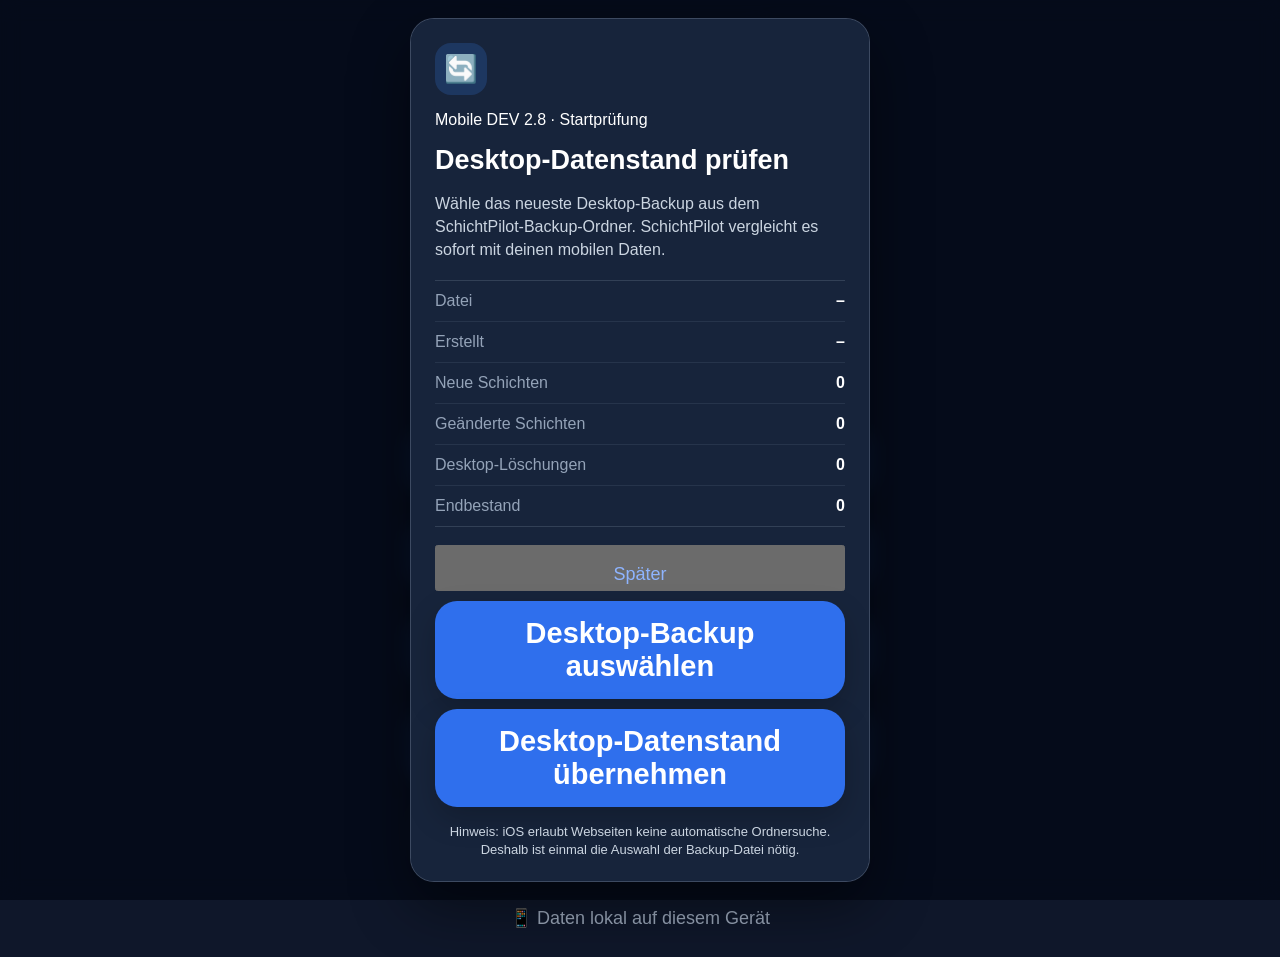
<file: index.html>
<!DOCTYPE html>
<html lang="de">
<head>
  <meta charset="UTF-8">
  <meta name="viewport" content="width=device-width, initial-scale=1, viewport-fit=cover">
  <meta name="theme-color" content="#0f172a">
  <meta name="application-name" content="SchichtPilot Mobile">
  <meta name="apple-mobile-web-app-capable" content="yes">
  <meta name="apple-mobile-web-app-status-bar-style" content="black-translucent">
  <meta name="apple-mobile-web-app-title" content="SchichtPilot">
  <meta name="mobile-web-app-capable" content="yes">
  <meta name="color-scheme" content="dark">
  <link rel="manifest" href="manifest.webmanifest">
  <link rel="apple-touch-icon" href="icons/apple-touch-icon.png">
  <link rel="icon" href="icons/favicon-64.png" type="image/png">
  <title>SchichtPilot Mobile</title>
  <link rel="stylesheet" href="css/main.css?v=045">
</head>
<body>
  <main class="app home-page">
    <section class="home-content">
      <div class="logo" aria-hidden="true">🌙</div>
      <h1>SchichtPilot Mobile</h1>
      <p class="version">Version 1.0 RC · Build 045</p>

      <nav class="button-list" aria-label="Hauptnavigation">
        <a class="main-button" href="neue-schicht.html?v=045&mode=new">＋ Neue Schicht</a>
        <a class="main-button" href="schichtkalender.html?v=045">📅 Schichtkalender</a>
        <a class="main-button" href="betriebsstundenliste.html?v=045">📝 Betriebsstundenliste</a>
        <a class="main-button" href="datensicherung.html?v=045">💾 Datensicherung</a>
        <button class="main-button secondary-main-button app-exit-button" type="button">Programm beenden</button>
      </nav>
    </section>

    <div class="sync-status">📱 Daten lokal auf diesem Gerät</div>
  </main>


  <aside id="startupSyncDialog" class="startup-sync-dialog" hidden aria-labelledby="startupSyncTitle" role="dialog" aria-modal="true">
    <div class="startup-sync-backdrop"></div>
    <section class="startup-sync-card">
      <div class="startup-sync-icon" aria-hidden="true">🔄</div>
      <p class="eyebrow">Mobile DEV 2.8 · Startprüfung</p>
      <h2 id="startupSyncTitle">Desktop-Datenstand prüfen</h2>
      <p id="startupSyncText" class="startup-sync-copy">
        Wähle das neueste Desktop-Backup aus dem SchichtPilot-Backup-Ordner.
        SchichtPilot vergleicht es sofort mit deinen mobilen Daten.
      </p>

      <input id="startupSyncFile" type="file" accept=".spb,.spb.json,.json,application/json" hidden>

      <div id="startupSyncDetails" class="startup-sync-details" hidden>
        <div><span>Datei</span><strong id="startupSyncFileName">–</strong></div>
        <div><span>Erstellt</span><strong id="startupSyncCreatedAt">–</strong></div>
        <div><span>Neue Schichten</span><strong id="startupSyncAdded">0</strong></div>
        <div><span>Geänderte Schichten</span><strong id="startupSyncUpdated">0</strong></div>
        <div><span>Desktop-Löschungen</span><strong id="startupSyncDeleted">0</strong></div>
        <div><span>Endbestand</span><strong id="startupSyncFinal">0</strong></div>
      </div>

      <p id="startupSyncMessage" class="startup-sync-message" hidden></p>

      <div class="startup-sync-actions">
        <button id="startupSyncLater" class="text-button" type="button">Später</button>
        <button id="startupSyncChoose" class="main-button" type="button">Desktop-Backup auswählen</button>
        <button id="startupSyncImport" class="main-button" type="button" hidden>Desktop-Datenstand übernehmen</button>
      </div>

      <p class="startup-sync-note">
        Hinweis: iOS erlaubt Webseiten keine automatische Ordnersuche. Deshalb ist einmal die Auswahl der Backup-Datei nötig.
      </p>
    </section>
  </aside>

  <script src="js/storage.js?v=045"></script>
  <script src="js/startup-sync.js?v=045"></script>
  <script src="js/app-exit.js?v=045"></script>
  <script src="js/pwa.js?v=045"></script>
</body>
</html>
</file>
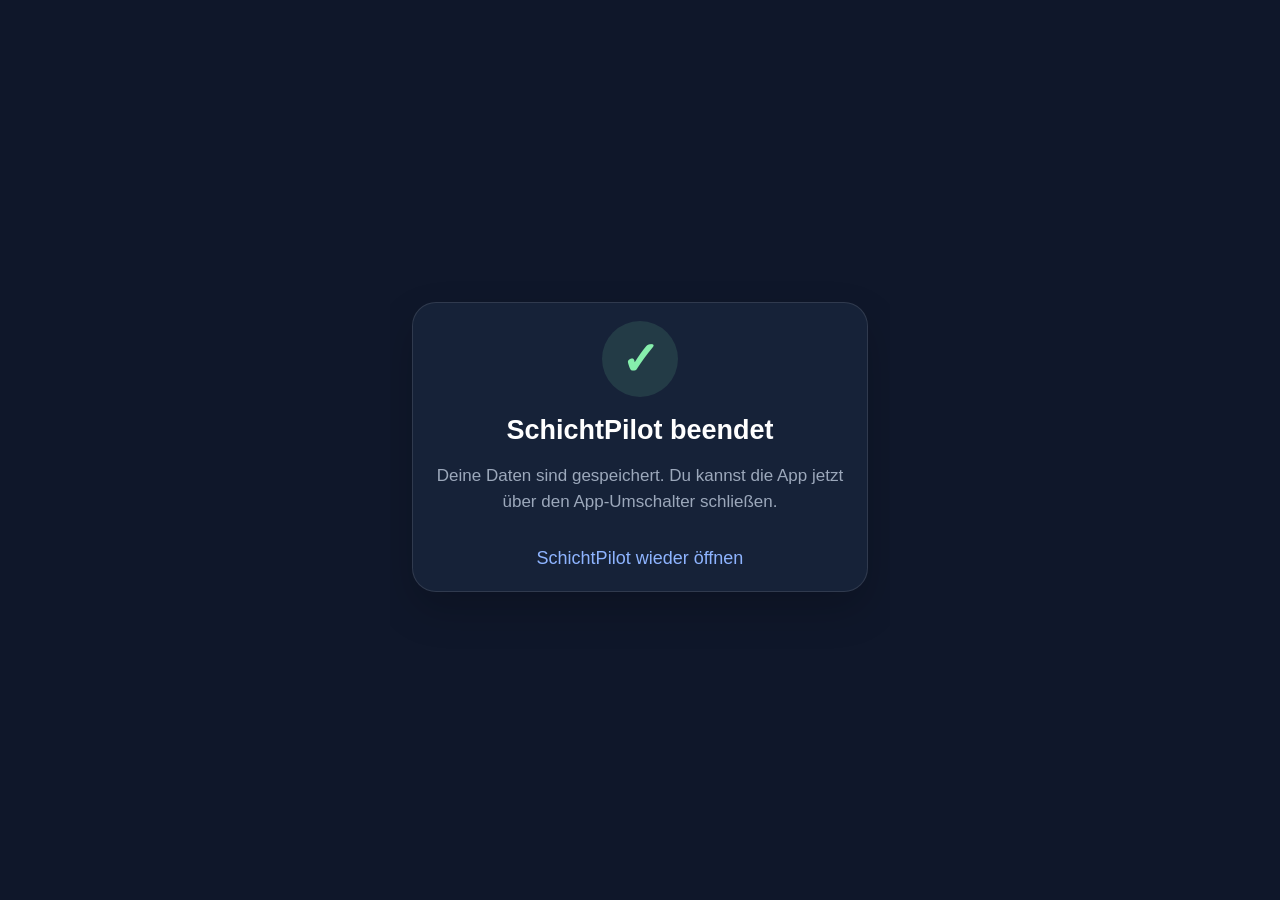
<file: beenden.html>
<!DOCTYPE html>
<html lang="de">
<head>
  <meta charset="UTF-8">
  <meta name="viewport" content="width=device-width, initial-scale=1, viewport-fit=cover">
  <meta name="theme-color" content="#0f172a">
  <meta name="application-name" content="SchichtPilot Mobile">
  <meta name="apple-mobile-web-app-capable" content="yes">
  <meta name="apple-mobile-web-app-status-bar-style" content="black-translucent">
  <meta name="apple-mobile-web-app-title" content="SchichtPilot">
  <meta name="mobile-web-app-capable" content="yes">
  <meta name="color-scheme" content="dark">
  <link rel="manifest" href="manifest.webmanifest">
  <link rel="apple-touch-icon" href="icons/apple-touch-icon.png">
  <link rel="icon" href="icons/favicon-64.png" type="image/png">
  <title>SchichtPilot beendet</title>
  <link rel="stylesheet" href="css/main.css?v=045">
</head>
<body>
  <main class="app saved-page exit-page">
    <section class="saved-card">
      <div class="saved-icon exit-icon">✓</div>
      <h2>SchichtPilot beendet</h2>
      <p>Deine Daten sind gespeichert. Du kannst die App jetzt über den App-Umschalter schließen.</p>
      <a class="text-button" href="index.html?v=045">SchichtPilot wieder öffnen</a>
    </section>
  </main>
  <script src="js/pwa.js?v=045"></script>
</body>
</html>
</file>
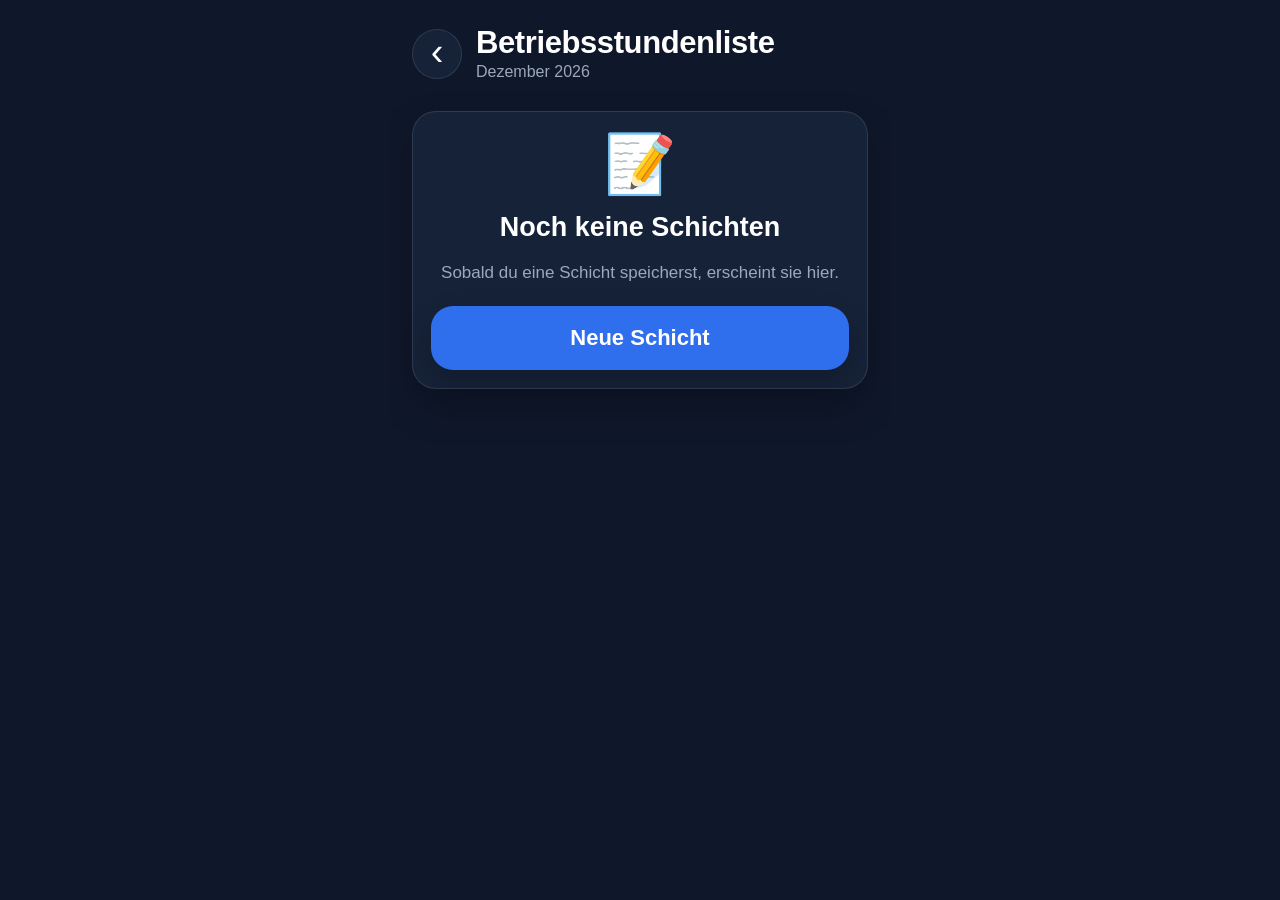
<file: betriebsstundenliste.html>
<!DOCTYPE html>
<html lang="de">
<head>
  <meta charset="UTF-8">
  <meta name="viewport" content="width=device-width, initial-scale=1, viewport-fit=cover">
  <meta name="theme-color" content="#0f172a">
  <meta name="application-name" content="SchichtPilot Mobile">
  <meta name="apple-mobile-web-app-capable" content="yes">
  <meta name="apple-mobile-web-app-status-bar-style" content="black-translucent">
  <meta name="apple-mobile-web-app-title" content="SchichtPilot">
  <meta name="mobile-web-app-capable" content="yes">
  <meta name="color-scheme" content="dark">
  <link rel="manifest" href="manifest.webmanifest">
  <link rel="apple-touch-icon" href="icons/apple-touch-icon.png">
  <link rel="icon" href="icons/favicon-64.png" type="image/png">
  <title>Betriebsstundenliste · SchichtPilot Mobile</title>
  <link rel="stylesheet" href="css/main.css?v=045">
</head>
<body>
  <main class="app">
    <header class="page-header compact-header">
      <a class="back-button" href="index.html?v=045" aria-label="Zurück zur Startseite">‹</a>
      <div>
        <h2>Betriebsstundenliste</h2>
        <p id="monthLabel">Aktueller Monat</p>
      </div>
    </header>

    <section id="monthSummary" class="month-summary hidden" aria-label="Monatsübersicht">
      <div>
        <span>Schichten</span>
        <strong id="summaryShiftCount">0</strong>
      </div>
      <div>
        <span>Bezahlte Stunden</span>
        <strong id="summaryPaidHours">0 h</strong>
      </div>
    </section>

    <section id="emptyState" class="placeholder-card hidden">
      <div class="placeholder-icon">📝</div>
      <h3>Noch keine Schichten</h3>
      <p>Sobald du eine Schicht speicherst, erscheint sie hier.</p>
      <a class="save-button link-button" href="neue-schicht.html?v=045&mode=new">Neue Schicht</a>
    </section>

    <section id="shiftList" class="shift-list" aria-live="polite"></section>
  </main>

  <div id="deleteDialog" class="dialog-backdrop hidden" role="dialog" aria-modal="true" aria-labelledby="deleteTitle">
    <div class="dialog-card">
      <div class="dialog-icon">🗑️</div>
      <h3 id="deleteTitle">Schicht wirklich löschen?</h3>
      <p id="deleteText">Diese Aktion kann nicht rückgängig gemacht werden.</p>

      <div class="dialog-actions">
        <button id="cancelDeleteButton" class="dialog-button dialog-cancel" type="button">Abbrechen</button>
        <button id="confirmDeleteButton" class="dialog-button dialog-delete" type="button">Löschen</button>
      </div>
    </div>
  </div>

  <script src="js/storage.js?v=045"></script>
  <script src="js/calculation.js?v=045"></script>
  <script src="js/auto-backup.js?v=045"></script>
  <script src="js/hours-list.js?v=045"></script>
  <script src="js/pwa.js?v=045"></script>
</body>
</html>
</file>
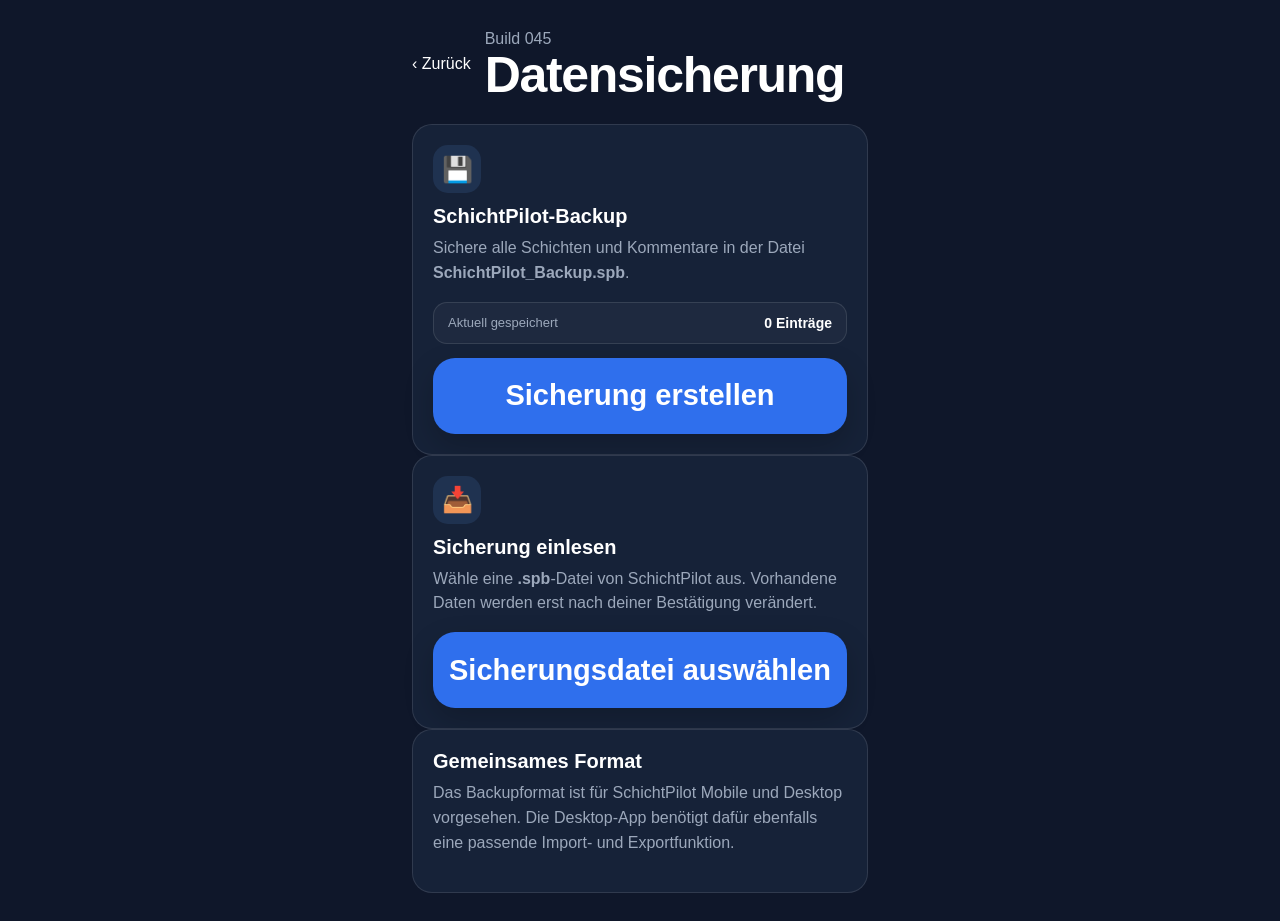
<file: datensicherung.html>
<!DOCTYPE html>
<html lang="de">
<head>
  <meta charset="UTF-8">
  <meta name="viewport" content="width=device-width, initial-scale=1, viewport-fit=cover">
  <meta name="theme-color" content="#0f172a">
  <meta name="apple-mobile-web-app-capable" content="yes">
  <meta name="apple-mobile-web-app-status-bar-style" content="black-translucent">
  <meta name="apple-mobile-web-app-title" content="SchichtPilot">
  <meta name="color-scheme" content="dark">
  <link rel="manifest" href="manifest.webmanifest">
  <link rel="apple-touch-icon" href="icons/apple-touch-icon.png">
  <link rel="icon" href="icons/favicon-64.png" type="image/png">
  <title>Datensicherung · SchichtPilot</title>
  <link rel="stylesheet" href="css/main.css?v=045">
</head>
<body>
  <main class="app backup-page">
    <header class="page-header">
      <a class="back-link" href="index.html?v=045" aria-label="Zurück zur Startseite">‹ Zurück</a>
      <div>
        <p class="eyebrow">Build 045</p>
        <h1>Datensicherung</h1>
      </div>
    </header>

    <section class="backup-card">
      <div class="backup-icon" aria-hidden="true">💾</div>
      <h2>SchichtPilot-Backup</h2>
      <p>
        Sichere alle Schichten und Kommentare in der Datei
        <strong>SchichtPilot_Backup.spb</strong>.
      </p>
      <div class="backup-stat">
        <span>Aktuell gespeichert</span>
        <strong id="shiftCount">–</strong>
      </div>
      <button id="exportButton" class="main-button" type="button">
        Sicherung erstellen
      </button>
    </section>

    <section class="backup-card">
      <div class="backup-icon" aria-hidden="true">📥</div>
      <h2>Sicherung einlesen</h2>
      <p>
        Wähle eine <strong>.spb</strong>-Datei von SchichtPilot aus.
        Vorhandene Daten werden erst nach deiner Bestätigung verändert.
      </p>

      <input
        id="backupFile"
        class="visually-hidden"
        type="file"
        accept=".spb,.json,application/json,application/octet-stream"
      >
      <button id="chooseFileButton" class="main-button" type="button">
        Sicherungsdatei auswählen
      </button>

      <div id="importPreview" class="import-preview" hidden>
        <p class="import-file-name" id="importFileName"></p>

        <div id="versionWarning" class="backup-warning" hidden>
          Dieses Backup wurde mit einer neueren SchichtPilot-Version erstellt.
        </div>

        <div class="backup-metadata">
          <div class="backup-stat">
            <span>Erstellt</span>
            <strong id="importCreatedAt">Unbekannt</strong>
          </div>
          <div class="backup-stat">
            <span>Build</span>
            <strong id="importBuild">Unbekannt</strong>
          </div>
          <div class="backup-stat">
            <span>Plattform</span>
            <strong id="importPlatform">Unbekannt</strong>
          </div>
          <div class="backup-stat">
            <span>Schichten</span>
            <strong id="importCount">0</strong>
          </div>
          <div class="backup-stat">
            <span>Format</span>
            <strong id="importFormatVersion">1</strong>
          </div>
        </div>

        <div class="merge-analysis" aria-label="Vorschau der Zusammenführung">
          <div><span>Neu</span><strong id="mergeNewCount">0</strong></div>
          <div><span>Vorhanden</span><strong id="mergeExistingCount">0</strong></div>
          <div><span>Abweichend</span><strong id="mergeUpdatedCount">0</strong></div>
          <div id="mergeDeletedRow"><span>Auf Quelle gelöscht</span><strong id="mergeDeletedCount">0</strong></div>
          <div><span>Endbestand</span><strong id="mergeFinalCount">0</strong></div>
        </div>

        <div id="duplicateWarning" class="backup-warning" hidden></div>

        <label class="backup-option">
          <input id="downloadSafetyCopy" type="checkbox" checked>
          <span>Vor jedem Import automatisch eine Sicherheitskopie herunterladen</span>
        </label>

        <div class="backup-actions">
          <button id="mergeButton" class="main-button" type="button">
            Mit vorhandenen Daten zusammenführen
          </button>
          <button id="replaceButton" class="main-button danger-button" type="button">
            Vorhandene Daten vollständig ersetzen
          </button>
        </div>
      </div>
    </section>

    <section class="backup-info">
      <h2>Gemeinsames Format</h2>
      <p>
        Das Backupformat ist für SchichtPilot Mobile und Desktop vorgesehen.
        Die Desktop-App benötigt dafür ebenfalls eine passende Import- und Exportfunktion.
      </p>
    </section>

    <div id="backupMessage" class="backup-message" role="status" aria-live="polite" hidden></div>
  </main>

  <script src="js/storage.js?v=045"></script>
  <script src="js/backup.js?v=045"></script>
  <script src="js/pwa.js?v=045"></script>
</body>
</html>
</file>
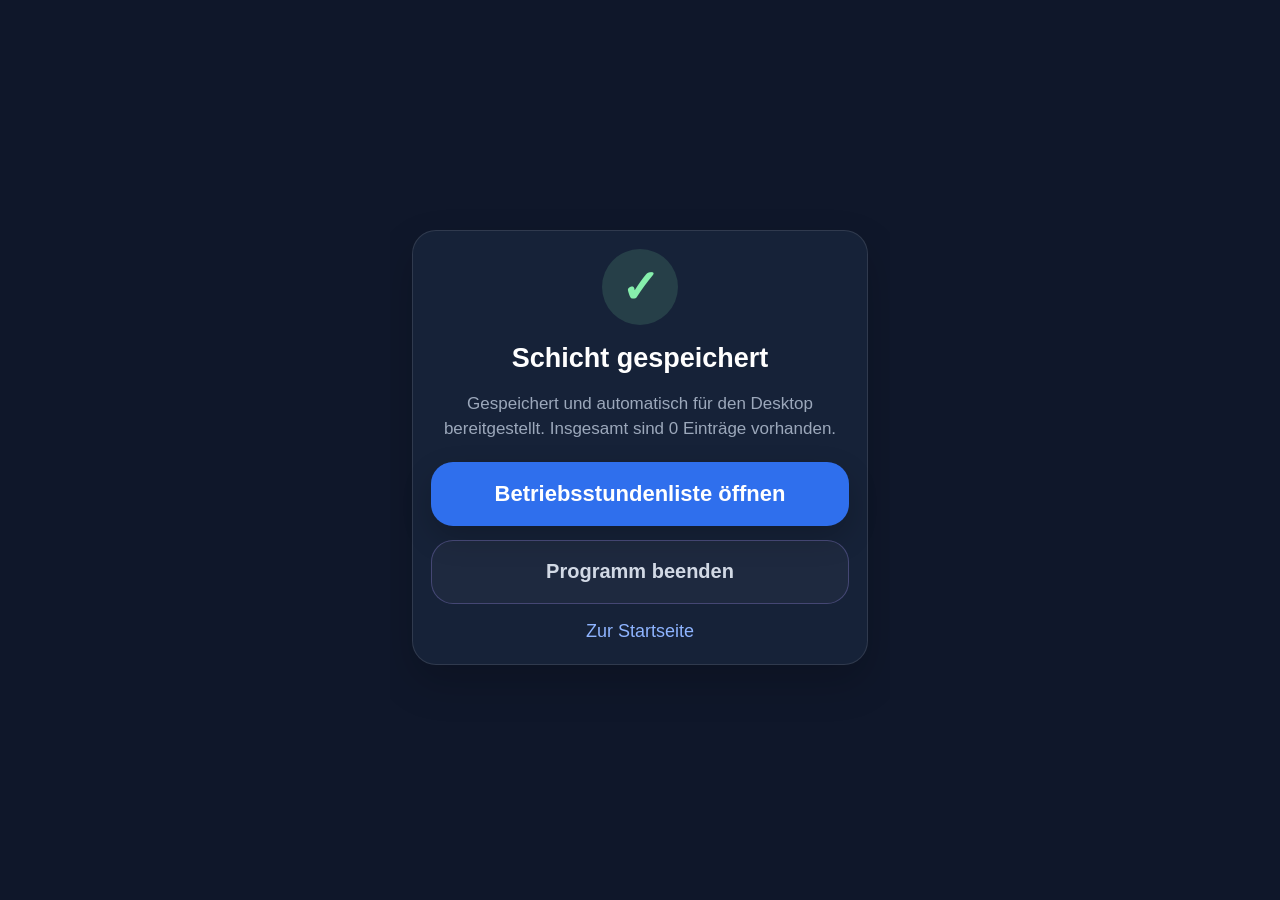
<file: gespeichert.html>
<!DOCTYPE html>
<html lang="de">
<head>
  <meta charset="UTF-8">
  <meta name="viewport" content="width=device-width, initial-scale=1, viewport-fit=cover">
  <meta name="theme-color" content="#0f172a">
  <meta name="application-name" content="SchichtPilot Mobile">
  <meta name="apple-mobile-web-app-capable" content="yes">
  <meta name="apple-mobile-web-app-status-bar-style" content="black-translucent">
  <meta name="apple-mobile-web-app-title" content="SchichtPilot">
  <meta name="mobile-web-app-capable" content="yes">
  <meta name="color-scheme" content="dark">
  <link rel="manifest" href="manifest.webmanifest">
  <link rel="apple-touch-icon" href="icons/apple-touch-icon.png">
  <link rel="icon" href="icons/favicon-64.png" type="image/png">
  <title>Gespeichert · SchichtPilot Mobile</title>
  <link rel="stylesheet" href="css/main.css?v=045">
</head>
<body>
  <main class="app saved-page">
    <section class="saved-card">
      <div class="saved-icon">✓</div>
      <h2>Schicht gespeichert</h2>
      <p id="savedText">Die Schicht wurde dauerhaft auf diesem Gerät gespeichert.</p>

      <a class="save-button link-button" href="betriebsstundenliste.html?v=045">Betriebsstundenliste öffnen</a>
      <button class="save-button secondary-save-button app-exit-button" type="button">Programm beenden</button>
      <a class="text-button" href="index.html?v=045">Zur Startseite</a>
    </section>
  </main>
  <script src="js/storage.js?v=045"></script>
  <script>
    const params = new URLSearchParams(window.location.search);
    const updated = params.get("updated") === "1";
    const backupFailed = params.get("backup") === "failed";
    const count = SchichtPilotStorage.readAll().length;

    if (updated) {
      document.querySelector(".saved-card h2").textContent = "Änderungen gespeichert";
    }

    document.getElementById("savedText").textContent = backupFailed
      ? `Der Eintrag wurde dauerhaft gespeichert. Die automatische Sicherung konnte jedoch nicht erstellt werden. Insgesamt sind ${count} Einträge vorhanden.`
      : `Gespeichert und automatisch für den Desktop bereitgestellt. Insgesamt sind ${count} Einträge vorhanden.`;
  </script>
  <script src="js/app-exit.js?v=045"></script>
  <script src="js/pwa.js?v=045"></script>
</body>
</html>
</file>
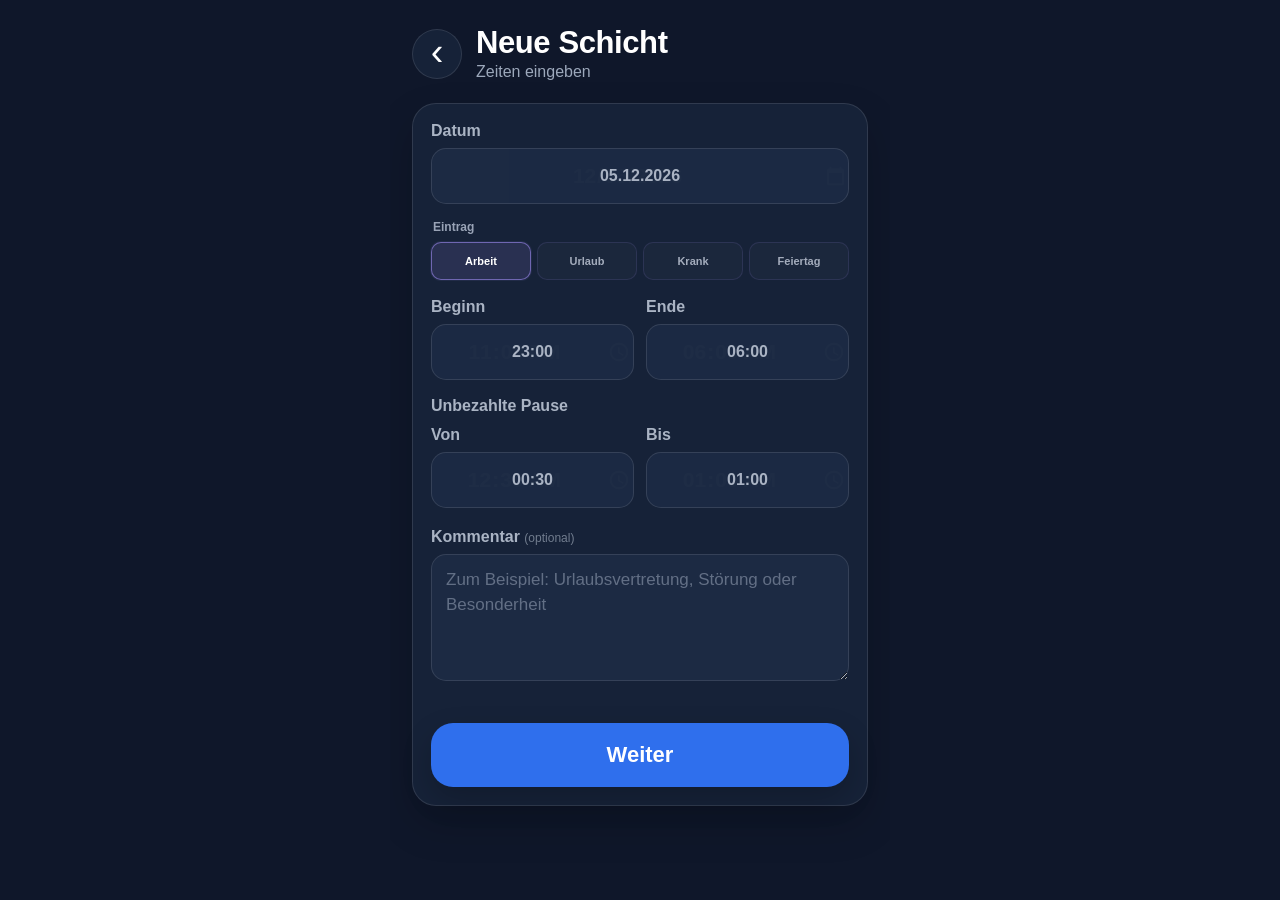
<file: neue-schicht.html>
<!DOCTYPE html>
<html lang="de">
<head>
  <meta charset="UTF-8">
  <meta name="viewport" content="width=device-width, initial-scale=1, viewport-fit=cover">
  <meta name="theme-color" content="#0f172a">
  <meta name="application-name" content="SchichtPilot Mobile">
  <meta name="apple-mobile-web-app-capable" content="yes">
  <meta name="apple-mobile-web-app-status-bar-style" content="black-translucent">
  <meta name="apple-mobile-web-app-title" content="SchichtPilot">
  <meta name="mobile-web-app-capable" content="yes">
  <meta name="color-scheme" content="dark">
  <link rel="manifest" href="manifest.webmanifest">
  <link rel="apple-touch-icon" href="icons/apple-touch-icon.png">
  <link rel="icon" href="icons/favicon-64.png" type="image/png">
  <title>Neue Schicht · SchichtPilot Mobile</title>
  <link rel="stylesheet" href="css/main.css?v=045">
</head>
<body>
  <main class="app">
    <header class="page-header compact-header">
      <a class="back-button" href="index.html?v=045" aria-label="Zurück zur Startseite">‹</a>
      <div>
        <h2 id="pageTitle">Neue Schicht</h2>
        <p id="pageSubtitle">Zeiten eingeben</p>
      </div>
    </header>

    <form id="shiftForm" class="form-card" novalidate>
      <label class="field">
        <span>Datum</span>
        <span class="input-shell">
          <span id="shiftDateDisplay" class="input-display">–</span>
          <input id="shiftDate" type="date" required>
        </span>
      </label>

      <fieldset class="status-selector">
        <legend>Eintrag</legend>
        <div class="status-options">
          <label><input type="radio" name="shiftStatus" value="Arbeit" checked><span>Arbeit</span></label>
          <label><input type="radio" name="shiftStatus" value="Urlaub"><span>Urlaub</span></label>
          <label><input type="radio" name="shiftStatus" value="Krank"><span>Krank</span></label>
          <label><input type="radio" name="shiftStatus" value="Feiertag"><span>Feiertag</span></label>
        </div>
      </fieldset>

      <div id="workTimeFields">

      <div class="row">
        <label class="field">
          <span>Beginn</span>
          <span class="input-shell">
            <span id="startTimeDisplay" class="input-display">–</span>
            <input id="startTime" type="time" required>
          </span>
        </label>

        <label class="field">
          <span>Ende</span>
          <span class="input-shell">
            <span id="endTimeDisplay" class="input-display">–</span>
            <input id="endTime" type="time" value="06:00" required>
          </span>
        </label>
      </div>

      <div class="section-label">Unbezahlte Pause</div>

      <div class="row">
        <label class="field">
          <span>Von</span>
          <span class="input-shell">
            <span id="pauseStartDisplay" class="input-display">–</span>
            <input id="pauseStart" type="time" value="00:30" required>
          </span>
        </label>

        <label class="field">
          <span>Bis</span>
          <span class="input-shell">
            <span id="pauseEndDisplay" class="input-display">–</span>
            <input id="pauseEnd" type="time" value="01:00" required>
          </span>
        </label>
      </div>

      </div>

      <div id="absenceNote" class="absence-note hidden">
        <strong id="absenceNoteTitle">Bezahlte Abwesenheit</strong>
        <span>7,5 Stunden · kein Nachtzuschlag · kein Fahrgeld</span>
      </div>


      <label class="field comment-field">
        <span>Kommentar <small>(optional)</small></span>
        <textarea id="shiftComment" maxlength="1000" rows="4"
          placeholder="Zum Beispiel: Urlaubsvertretung, Störung oder Besonderheit"></textarea>
      </label>

      <p id="formMessage" class="form-message" role="alert"></p>
      <button class="save-button" type="submit">Weiter</button>
    </form>
  </main>

  <script src="js/storage.js?v=045"></script>
  <script src="js/new-shift.js?v=045"></script>
  <script src="js/pwa.js?v=045"></script>
</body>
</html>
</file>
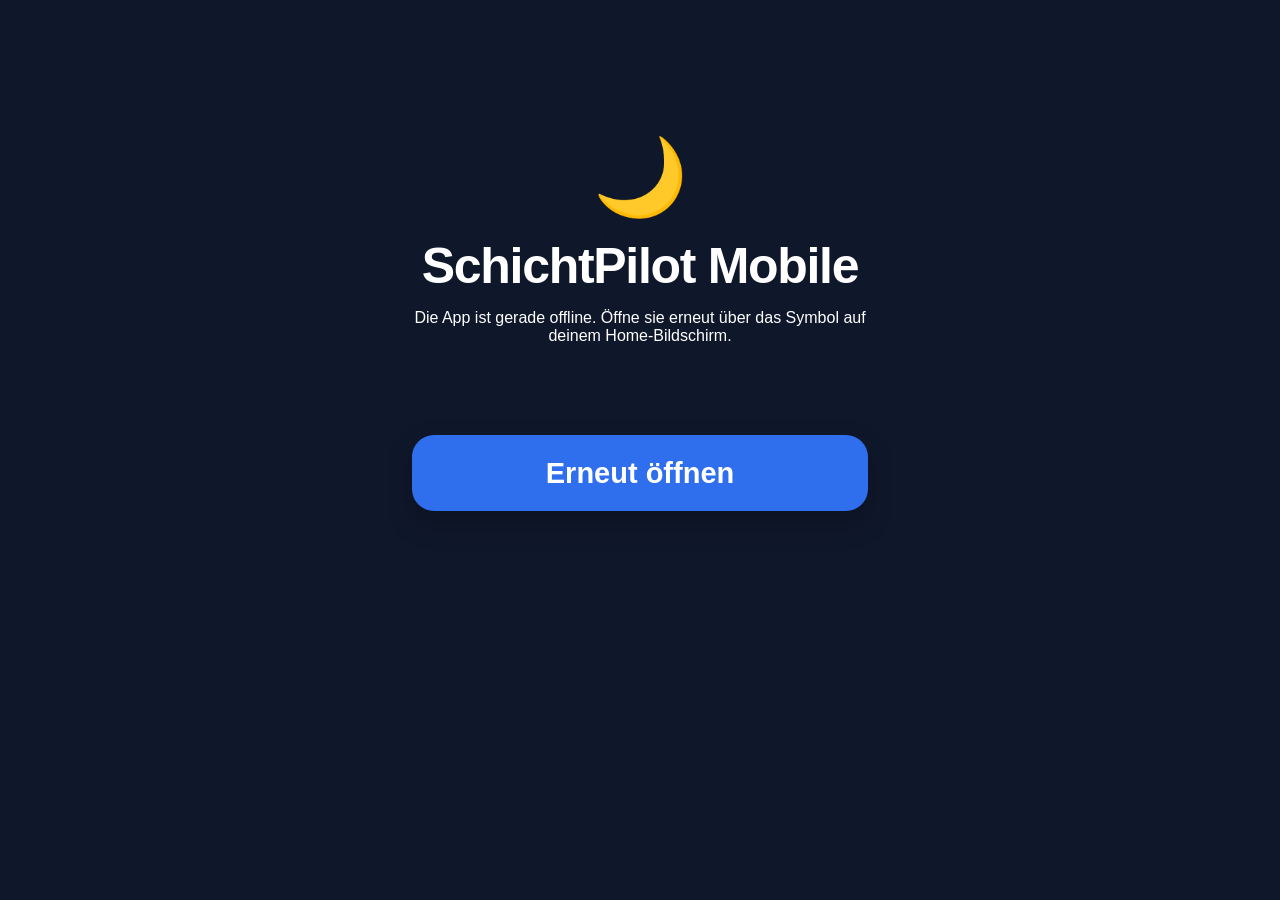
<file: offline.html>
<!DOCTYPE html>
<html lang="de">
<head>
  <meta charset="UTF-8">
  <meta name="viewport" content="width=device-width, initial-scale=1, viewport-fit=cover">
  <meta name="theme-color" content="#0f172a">
  <meta name="color-scheme" content="dark">
  <title>SchichtPilot Mobile – Offline</title>
  <link rel="manifest" href="manifest.webmanifest">
  <link rel="apple-touch-icon" href="icons/apple-touch-icon.png">
  <link rel="icon" href="icons/favicon-64.png" type="image/png">
  <link rel="stylesheet" href="css/main.css?v=045">
</head>
<body>
  <main class="app home-page">
    <section class="home-content">
      <div class="logo" aria-hidden="true">🌙</div>
      <h1>SchichtPilot Mobile</h1>
      <p>Die App ist gerade offline. Öffne sie erneut über das Symbol auf deinem Home-Bildschirm.</p>
      <nav class="button-list" aria-label="Offline-Navigation">
        <a class="main-button" href="index.html?v=045">Erneut öffnen</a>
      </nav>
    </section>
  </main>
  <script src="js/pwa.js?v=045"></script>
</body>
</html>
</file>
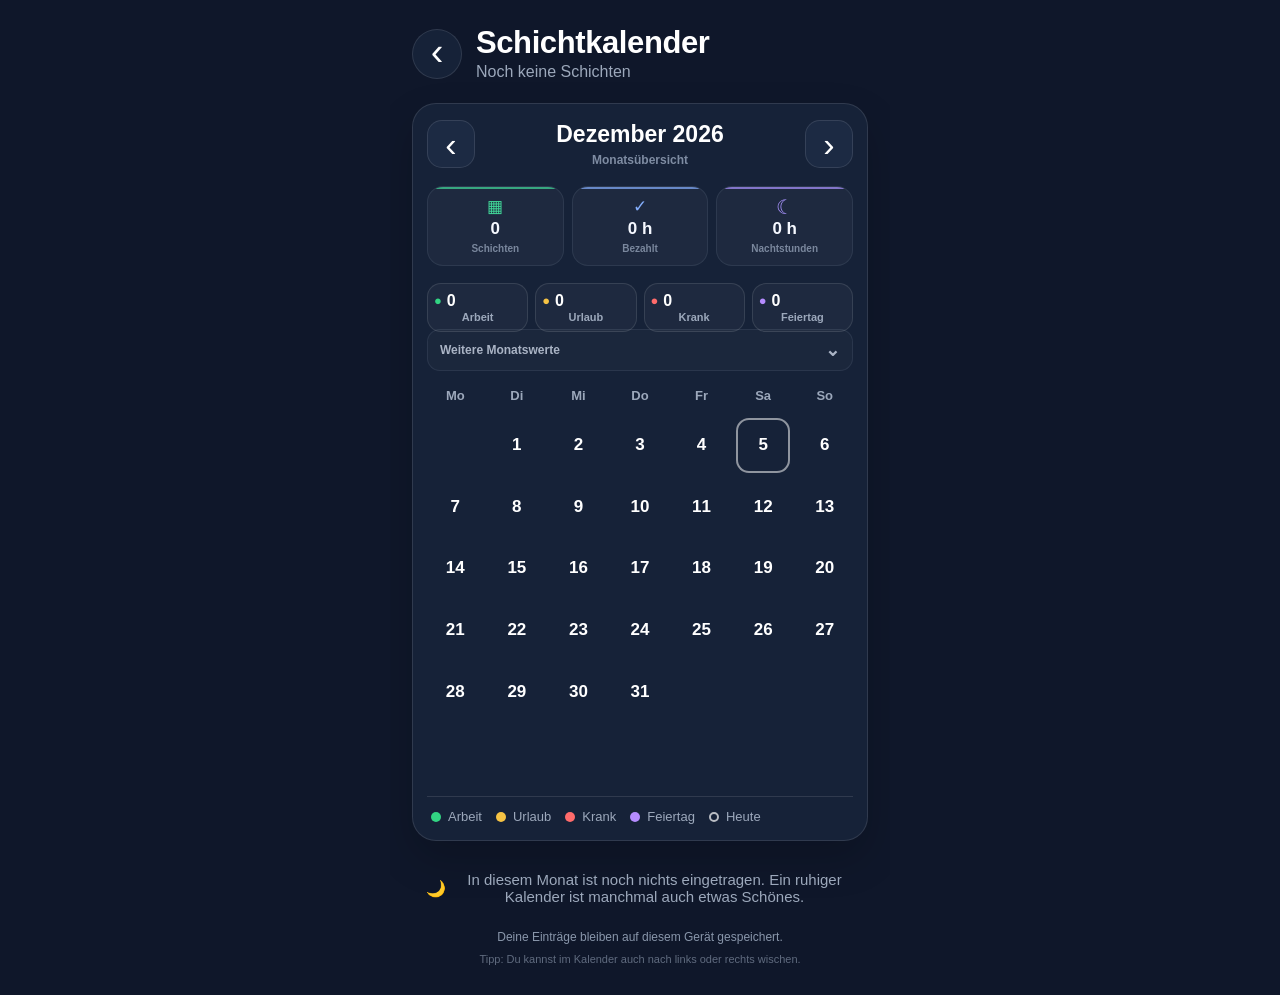
<file: schichtkalender.html>
<!DOCTYPE html>
<html lang="de">
<head>
  <meta charset="UTF-8">
  <meta name="viewport" content="width=device-width, initial-scale=1, viewport-fit=cover">
  <meta name="theme-color" content="#0f172a">
  <meta name="application-name" content="SchichtPilot Mobile">
  <meta name="apple-mobile-web-app-capable" content="yes">
  <meta name="apple-mobile-web-app-status-bar-style" content="black-translucent">
  <meta name="apple-mobile-web-app-title" content="SchichtPilot">
  <meta name="mobile-web-app-capable" content="yes">
  <meta name="color-scheme" content="dark">
  <link rel="manifest" href="manifest.webmanifest">
  <link rel="apple-touch-icon" href="icons/apple-touch-icon.png">
  <link rel="icon" href="icons/favicon-64.png" type="image/png">
  <title>Schichtkalender · SchichtPilot Mobile</title>
  <link rel="stylesheet" href="css/main.css?v=045">
</head>
<body>
  <main class="app">
    <header class="page-header compact-header">
      <a class="back-button" href="index.html?v=045" aria-label="Zurück zur Startseite">‹</a>
      <div>
        <h2>Schichtkalender</h2>
        <p id="calendarSubtitle">Monatsübersicht</p>
      </div>
    </header>

    <section class="calendar-card" aria-label="Schichtkalender">
      <div class="calendar-toolbar">
        <button id="previousMonthButton" class="calendar-nav-button" type="button" aria-label="Vorheriger Monat">‹</button>
        <div class="calendar-title-block">
          <h3 id="calendarMonthLabel">Monat</h3>
          <p class="calendar-month-caption">Monatsübersicht</p>
        </div>
        <button id="nextMonthButton" class="calendar-nav-button" type="button" aria-label="Nächster Monat">›</button>
      </div>

      <div class="calendar-stat-grid" aria-live="polite" aria-label="Monatswerte">
        <div class="calendar-stat-card stat-shifts">
          <span class="calendar-stat-icon" aria-hidden="true">▦</span>
          <strong id="monthShiftSummary">0</strong>
          <small>Schichten</small>
        </div>
        <div class="calendar-stat-card stat-paid">
          <span class="calendar-stat-icon" aria-hidden="true">✓</span>
          <strong id="monthHoursSummary">0 h</strong>
          <small>Bezahlt</small>
        </div>
        <div class="calendar-stat-card stat-night">
          <span class="calendar-stat-icon moon-icon" aria-hidden="true">☾</span>
          <strong id="monthNightSummary">0 h</strong>
          <small>Nachtstunden</small>
        </div>
      </div>


      <div class="calendar-status-summary" aria-label="Einträge nach Status">
        <div class="calendar-status-summary-item status-work">
          <span class="calendar-status-symbol" aria-hidden="true">●</span>
          <strong id="monthWorkCount">0</strong>
          <small>Arbeit</small>
        </div>
        <div class="calendar-status-summary-item status-vacation">
          <span class="calendar-status-symbol" aria-hidden="true">●</span>
          <strong id="monthVacationCount">0</strong>
          <small>Urlaub</small>
        </div>
        <div class="calendar-status-summary-item status-sick">
          <span class="calendar-status-symbol" aria-hidden="true">●</span>
          <strong id="monthSickCount">0</strong>
          <small>Krank</small>
        </div>
        <div class="calendar-status-summary-item status-holiday">
          <span class="calendar-status-symbol" aria-hidden="true">●</span>
          <strong id="monthHolidayCount">0</strong>
          <small>Feiertag</small>
        </div>
      </div>

      <button
        id="monthDetailsToggle"
        class="month-details-toggle"
        type="button"
        aria-expanded="false"
        aria-controls="monthDetailsPanel"
      >
        <span>Weitere Monatswerte</span>
        <span class="month-details-chevron" aria-hidden="true">⌄</span>
      </button>

      <div id="monthDetailsPanel" class="month-details-panel hidden">
        <div class="month-detail-row average-row">
          <span>Ø bezahlt je Schicht</span>
          <strong id="monthAverageSummary">0 h</strong>
        </div>

        <div class="earnings-private-card">
          <div class="earnings-private-heading">
            <div>
              <span class="earnings-private-label">Privater Bereich</span>
              <strong>Verdienst</strong>
            </div>
            <span class="earnings-lock" aria-hidden="true">🔒</span>
          </div>

          <div id="earningsHiddenState">
            <p class="earnings-private-note">
              Brutto und Netto bleiben verborgen, bis du sie bewusst einblendest.
            </p>
            <button
              id="earningsRevealButton"
              class="earnings-reveal-button"
              type="button"
              aria-expanded="false"
              aria-controls="earningsValues"
            >
              Verdienst anzeigen
            </button>
          </div>

          <div id="earningsValues" class="earnings-values hidden" aria-live="polite">
            <div class="earnings-privacy-timer" aria-label="Automatische Ausblendung">
              <div class="earnings-timer-line">
                <span>Automatisch verborgen in</span>
                <strong><span id="earningsCountdown">8</span> s</strong>
              </div>
              <div class="earnings-progress-track" aria-hidden="true">
                <span id="earningsProgressBar" class="earnings-progress-bar"></span>
              </div>
            </div>

            <div class="earnings-value-row">
              <span>Brutto-Prognose</span>
              <strong id="monthEarningsGross">0,00 €</strong>
            </div>
            <div class="earnings-value-row">
              <span>Netto-Schätzung</span>
              <strong id="monthEarningsNet">0,00 €</strong>
            </div>
            <div class="earnings-value-row earnings-payout-row">
              <span>Auszahlungsprognose</span>
              <strong id="monthPayoutForecast">0,00 €</strong>
            </div>

            <div class="earnings-value-row"><span>Fahrgeld</span><strong id="monthTravelAllowance">0,00 €</strong></div><div class="earnings-breakdown">
              <div>
                <span>Grundlohn</span>
                <strong id="monthBaseGross">0,00 €</strong>
              </div>
              <div>
                <span>Nachtzuschlag</span>
                <strong id="monthNightBonus">0,00 €</strong>
              </div>
            </div>

            <p class="earnings-setup-note">
              Dieselben Prognosewerte wie in der Desktop-App: 16,50 € Stundenlohn,
              25 % Nachtzuschlag, 3,04 € Fahrgeld je Arbeitstag, 182,75 € bAV,
              32,25 € Arbeitgeberzuschuss, 7,90 % Lohnsteuer und 21,53 % Sozialabgaben.
            </p>
            <button id="earningsHideButton" class="earnings-hide-button" type="button">
              Wieder verbergen
            </button>
          </div>
        </div>
      </div>

      <button id="todayButton" class="calendar-today-button hidden" type="button">
        Heute anzeigen
      </button>

      <div class="calendar-weekdays" aria-hidden="true">
        <span>Mo</span>
        <span>Di</span>
        <span>Mi</span>
        <span>Do</span>
        <span>Fr</span>
        <span>Sa</span>
        <span>So</span>
      </div>

      <div id="calendarGrid" class="calendar-grid" role="grid" aria-label="Kalendertage"></div>

      <div class="calendar-legend" aria-label="Farblegende">
        <span><i class="legend-dot work-dot"></i> Arbeit</span>
        <span><i class="legend-dot vacation-dot"></i> Urlaub</span>
        <span><i class="legend-dot sick-dot"></i> Krank</span>
        <span><i class="legend-dot holiday-dot"></i> Feiertag</span>
        <span><i class="legend-ring"></i> Heute</span>
      </div>
    </section>

    <section id="dayPanel" class="calendar-day-panel hidden" aria-live="polite">
      <div class="day-panel-header">
        <div>
          <span class="day-panel-label">Ausgewählter Tag</span>
          <h3 id="selectedDateLabel">–</h3>
        </div>
        <span id="selectedShiftCount" class="day-shift-count">0 Schichten</span>
      </div>

      <div id="selectedShiftList" class="selected-shift-list"></div>

      <a id="newShiftForDayButton" class="calendar-add-button" href="neue-schicht.html?v=045&mode=new">
        ＋ Neue Schicht erstellen
      </a>
    </section>

    <section id="calendarEmptyHint" class="calendar-empty-hint hidden">
      <span>🌙</span>
      <p>In diesem Monat ist noch nichts eingetragen. Ein ruhiger Kalender ist manchmal auch etwas Schönes.</p>
    </section>

    <p class="calendar-sync-note" id="calendarSyncNote">
      Deine Einträge bleiben auf diesem Gerät gespeichert.
    </p>
    <p class="calendar-gesture-note">
      Tipp: Du kannst im Kalender auch nach links oder rechts wischen.
    </p>
  </main>

  <script src="js/storage.js?v=045"></script>
  <script src="js/calculation.js?v=045"></script>
  <script src="js/calendar.js?v=045"></script>
  <script src="js/pwa.js?v=045"></script>
</body>
</html>
</file>
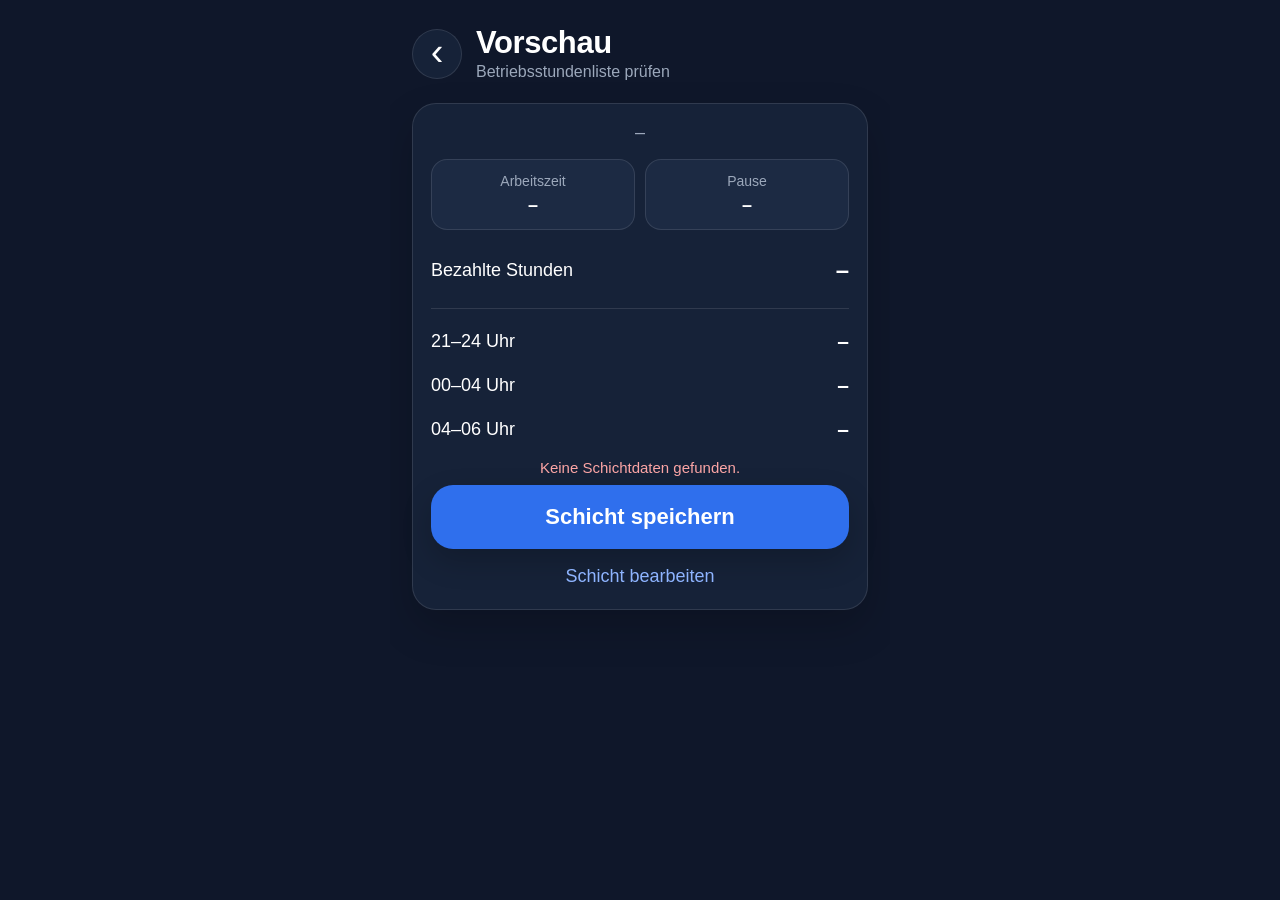
<file: vorschau.html>
<!DOCTYPE html>
<html lang="de">
<head>
  <meta charset="UTF-8">
  <meta name="viewport" content="width=device-width, initial-scale=1, viewport-fit=cover">
  <meta name="theme-color" content="#0f172a">
  <meta name="application-name" content="SchichtPilot Mobile">
  <meta name="apple-mobile-web-app-capable" content="yes">
  <meta name="apple-mobile-web-app-status-bar-style" content="black-translucent">
  <meta name="apple-mobile-web-app-title" content="SchichtPilot">
  <meta name="mobile-web-app-capable" content="yes">
  <meta name="color-scheme" content="dark">
  <link rel="manifest" href="manifest.webmanifest">
  <link rel="apple-touch-icon" href="icons/apple-touch-icon.png">
  <link rel="icon" href="icons/favicon-64.png" type="image/png">
  <title>Vorschau · SchichtPilot Mobile</title>
  <link rel="stylesheet" href="css/main.css?v=045">
</head>
<body>
  <main class="app">
    <header class="page-header compact-header">
      <a class="back-button" href="neue-schicht.html?v=045" aria-label="Zurück zur Eingabe">‹</a>
      <div>
        <h2>Vorschau</h2>
        <p>Betriebsstundenliste prüfen</p>
      </div>
    </header>

    <section class="preview-card">
      <div class="preview-date" id="previewDate">–</div>
      <div id="previewStatus" class="preview-status hidden">–</div>

      <div id="previewWorkDetails">
      <div class="summary-box">
        <div><span>Arbeitszeit</span><strong id="previewWorkTime">–</strong></div>
        <div><span>Pause</span><strong id="previewPause">–</strong></div>
      </div>

      <div class="result-row emphasized">
        <span>Bezahlte Stunden</span>
        <strong id="previewPaid">–</strong>
      </div>

      <div class="divider"></div>

      <div class="result-row"><span>21–24 Uhr</span><strong id="preview2124">–</strong></div>
      <div class="result-row"><span>00–04 Uhr</span><strong id="preview0004">–</strong></div>
      <div class="result-row"><span>04–06 Uhr</span><strong id="preview0406">–</strong></div>
      </div>

      <div id="previewAbsenceDetails" class="hidden">
        <div class="result-row emphasized">
          <span>Bezahlte Abwesenheit</span>
          <strong>7,5 h</strong>
        </div>
        <div class="result-row">
          <span>Brutto für diesen Tag</span>
          <strong>123,75 €</strong>
        </div>
        <p class="absence-preview-note">Kein Nachtzuschlag und kein Fahrgeld.</p>
      </div>


      <div id="previewCommentBlock" class="preview-comment hidden">
        <span>Kommentar</span>
        <p id="previewComment"></p>
      </div>

      <p id="previewMessage" class="form-message" role="alert"></p>

      <button id="saveShiftButton" class="save-button" type="button">Schicht speichern</button>
      <a class="text-button" href="neue-schicht.html?v=045">Schicht bearbeiten</a>
    </section>
  </main>

  <script src="js/storage.js?v=045"></script>
  <script src="js/calculation.js?v=045"></script>
  <script src="js/auto-backup.js?v=045"></script>
  <script src="js/preview.js?v=045"></script>
  <script src="js/pwa.js?v=045"></script>
</body>
</html>
</file>
<file: css/main.css>
* {
  box-sizing: border-box;
  -webkit-tap-highlight-color: transparent;
}

:root {
  color-scheme: dark;
  --bg: #0f172a;
  --panel: #162238;
  --panel-soft: #1c2a43;
  --blue: #2f6fed;
  --blue-pressed: #285fcd;
  --text: #ffffff;
  --muted: #9ca8bb;
  --line: rgba(255,255,255,0.11);
  --success: #86efac;
  --danger: #fca5a5;
}

html,
body {
  margin: 0;
  min-height: 100%;
  background: var(--bg);
  color: var(--text);
  font-family: -apple-system, BlinkMacSystemFont, "Segoe UI", sans-serif;
  overflow-x: hidden;
}

body {
  min-height: 100vh;
  min-height: 100svh;
}

button,
input,
a {
  font: inherit;
}

a {
  color: inherit;
  text-decoration: none;
}

.app {
  width: 100%;
  max-width: 500px;
  min-height: 100vh;
  min-height: 100svh;
  margin: 0 auto;
  padding:
    max(22px, env(safe-area-inset-top))
    22px
    max(28px, env(safe-area-inset-bottom));
  overflow-x: hidden;
}

.home-page {
  display: flex;
  flex-direction: column;
}

.home-content {
  text-align: center;
  padding-top: clamp(68px, 13vh, 132px);
}

.logo {
  font-size: 76px;
  line-height: 1;
  margin-bottom: 24px;
}

h1 {
  margin: 0;
  font-size: clamp(38px, 9vw, 50px);
  line-height: 1.08;
  letter-spacing: -1.3px;
}

.version {
  margin: 18px 0 0;
  color: var(--muted);
  font-size: 19px;
}

.button-list {
  display: flex;
  flex-direction: column;
  gap: 18px;
  margin-top: clamp(58px, 10vh, 92px);
}

.main-button,
.save-button {
  width: 100%;
  min-height: 76px;
  border: 0;
  border-radius: 22px;
  background: var(--blue);
  color: white;
  font-size: clamp(23px, 5.8vw, 29px);
  font-weight: 600;
  padding: 16px;
  display: flex;
  align-items: center;
  justify-content: center;
  text-align: center;
  box-shadow: 0 12px 30px rgba(0,0,0,0.20);
}

.main-button:active,
.save-button:active {
  transform: scale(0.985);
  background: var(--blue-pressed);
}

.sync-status {
  margin-top: auto;
  padding-top: 44px;
  text-align: center;
  color: var(--muted);
  font-size: 18px;
}

.page-header {
  display: flex;
  align-items: center;
  gap: 14px;
  margin: 4px 0 22px;
}

.compact-header h2 {
  margin: 0;
  font-size: 31px;
  line-height: 1.08;
  letter-spacing: -0.4px;
}

.page-header p {
  margin: 4px 0 0;
  color: var(--muted);
  font-size: 16px;
}

.back-button {
  width: 50px;
  height: 50px;
  flex: 0 0 auto;
  border: 1px solid var(--line);
  border-radius: 50%;
  background: var(--panel);
  color: white;
  font-size: 38px;
  line-height: 45px;
  text-align: center;
}

.form-card,
.preview-card,
.placeholder-card,
.saved-card {
  width: 100%;
  min-width: 0;
  background: var(--panel);
  border: 1px solid var(--line);
  border-radius: 24px;
  padding: 18px;
  box-shadow: 0 18px 40px rgba(0,0,0,0.18);
  overflow: visible;
}

.field {
  display: flex;
  flex-direction: column;
  gap: 8px;
  min-width: 0;
  margin-bottom: 16px;
}

.field span,
.section-label {
  color: #aab4c4;
  font-size: 16px;
  font-weight: 600;
}

.section-label {
  margin: 1px 0 11px;
}

.row {
  display: grid;
  grid-template-columns: minmax(0, 1fr) minmax(0, 1fr);
  gap: 12px;
  width: 100%;
}

input[type="date"],
input[type="time"] {
  display: block;
  width: 100%;
  max-width: 100%;
  min-width: 0;
  height: 56px;
  min-height: 56px;
  border: 1px solid var(--line);
  border-radius: 15px;
  background: var(--panel-soft);
  color: white;
  padding: 0 12px;
  font-size: 21px;
  line-height: 56px;
  box-sizing: border-box;
  -webkit-appearance: none;
  appearance: none;
}

input[type="date"]::-webkit-date-and-time-value,
input[type="time"]::-webkit-date-and-time-value {
  min-height: 56px;
  display: flex;
  align-items: center;
  justify-content: center;
  text-align: center;
}

input[type="date"]::-webkit-datetime-edit,
input[type="time"]::-webkit-datetime-edit {
  display: flex;
  align-items: center;
  justify-content: center;
  height: 56px;
  line-height: 56px;
  padding: 0;
}

.form-card .row .field {
  width: 100%;
  overflow: visible;
}

.form-card input {
  border-radius: 15px !important;
  overflow: visible;
}

.form-message {
  min-height: 22px;
  margin: 8px 2px 4px;
  color: var(--danger);
  font-size: 15px;
  text-align: center;
}

.save-button {
  min-height: 64px;
  margin-top: 4px;
  font-size: 22px;
}

.preview-date {
  text-align: center;
  color: var(--muted);
  font-size: 18px;
  margin-bottom: 16px;
}

.summary-box {
  display: grid;
  grid-template-columns: 1fr 1fr;
  gap: 10px;
  margin-bottom: 12px;
}

.summary-box > div {
  min-width: 0;
  background: var(--panel-soft);
  border: 1px solid var(--line);
  border-radius: 16px;
  padding: 13px;
  text-align: center;
}

.summary-box span {
  display: block;
  color: var(--muted);
  font-size: 14px;
  margin-bottom: 6px;
}

.summary-box strong {
  font-size: 18px;
}

.result-row {
  min-height: 44px;
  display: flex;
  align-items: center;
  justify-content: space-between;
  gap: 12px;
  font-size: 18px;
}

.result-row strong {
  white-space: nowrap;
  font-size: 21px;
}

.result-row.emphasized {
  min-height: 56px;
}

.result-row.emphasized strong {
  font-size: 24px;
}

.divider {
  height: 1px;
  margin: 10px 0;
  background: var(--line);
}

.text-button {
  display: block;
  width: 100%;
  text-align: center;
  color: #8eb4ff;
  padding: 17px 8px 4px;
  font-size: 18px;
}

.placeholder-card {
  text-align: center;
  margin-top: 30px;
}

.placeholder-icon {
  font-size: 58px;
  margin-bottom: 14px;
}

.placeholder-card h3,
.saved-card h2 {
  margin: 0;
  font-size: 27px;
}

.placeholder-card p,
.saved-card p {
  color: var(--muted);
  line-height: 1.5;
  font-size: 17px;
}

.saved-page {
  display: flex;
  align-items: center;
}

.saved-card {
  text-align: center;
}

.saved-icon {
  width: 76px;
  height: 76px;
  margin: 0 auto 18px;
  border-radius: 50%;
  display: grid;
  place-items: center;
  background: rgba(134,239,172,0.14);
  color: var(--success);
  font-size: 46px;
  font-weight: 800;
}

.link-button {
  margin-top: 20px;
}

@media (max-width: 380px) {
  .app {
    padding-left: 16px;
    padding-right: 16px;
  }

  .row,
  .summary-box {
    grid-template-columns: 1fr;
  }

  .home-content {
    padding-top: 42px;
  }

  .button-list {
    margin-top: 46px;
  }
}


/* Build 007: zuverlässige vertikale Zentrierung auf iOS */
.input-shell {
  position: relative;
  display: block;
  width: 100%;
  height: 56px;
  border: 1px solid var(--line);
  border-radius: 15px;
  background: var(--panel-soft);
  overflow: hidden;
}

.input-display {
  position: absolute;
  inset: 0;
  display: flex;
  align-items: center;
  justify-content: center;
  padding: 0 12px;
  color: white;
  font-size: 21px;
  line-height: 1;
  pointer-events: none;
  z-index: 1;
}

.input-shell input[type="date"],
.input-shell input[type="time"] {
  position: absolute;
  inset: 0;
  width: 100%;
  height: 100%;
  min-height: 0;
  margin: 0;
  padding: 0;
  border: 0;
  border-radius: 15px;
  opacity: 0.01;
  cursor: pointer;
  z-index: 2;
  -webkit-appearance: auto;
  appearance: auto;
}


.hidden {
  display: none !important;
}

.shift-list {
  display: flex;
  flex-direction: column;
  gap: 14px;
}

.shift-card {
  background: var(--panel);
  border: 1px solid var(--line);
  border-radius: 20px;
  overflow: hidden;
  box-shadow: 0 14px 34px rgba(0,0,0,0.16);
}

.shift-card-header {
  width: 100%;
  min-height: 72px;
  border: 0;
  background: transparent;
  color: white;
  padding: 14px 16px;
  display: grid;
  grid-template-columns: 24px 1fr auto;
  align-items: center;
  gap: 10px;
  text-align: left;
}

.shift-card-header strong {
  white-space: nowrap;
  font-size: 17px;
}

.shift-card-date {
  color: var(--muted);
  font-size: 16px;
}

.chevron {
  font-size: 30px;
  line-height: 1;
  color: #8eb4ff;
  transform: rotate(0deg);
  transition: transform 0.18s ease;
}

.shift-card.is-open .chevron {
  transform: rotate(90deg);
}

.shift-card-details {
  display: none;
  border-top: 1px solid var(--line);
  padding: 14px 16px 16px;
}

.shift-card.is-open .shift-card-details {
  display: block;
}

.edit-button,
.delete-button {
  width: 100%;
  min-height: 52px;
  border-radius: 15px;
  font-size: 17px;
  margin-top: 12px;
}

.edit-button {
  border: 0;
  background: var(--blue);
  color: white;
  font-weight: 700;
}

.delete-button {
  border: 1px solid rgba(252,165,165,0.35);
  background: transparent;
  color: #fca5a5;
}

@media (max-width: 390px) {
  .shift-card-header {
    grid-template-columns: 22px 1fr;
  }

  .shift-card-header strong {
    grid-column: 2;
  }
}


/* Build 010: Monatsübersicht */
.month-summary {
  display: grid;
  grid-template-columns: 1fr 1fr;
  gap: 12px;
  margin-bottom: 16px;
}

.month-summary > div {
  min-width: 0;
  padding: 14px 12px;
  border: 1px solid var(--line);
  border-radius: 18px;
  background: var(--panel);
  text-align: center;
}

.month-summary span {
  display: block;
  color: var(--muted);
  font-size: 14px;
  margin-bottom: 6px;
}

.month-summary strong {
  display: block;
  font-size: 22px;
  white-space: nowrap;
}

/* Build 010: weiches Auf- und Zuklappen */
.shift-card-details {
  display: block;
  max-height: 0;
  opacity: 0;
  overflow: hidden;
  border-top: 1px solid transparent;
  padding: 0 16px;
  transition:
    max-height 260ms ease,
    opacity 180ms ease,
    padding 220ms ease,
    border-color 180ms ease;
}

.shift-card.is-open .shift-card-details {
  border-top-color: var(--line);
  padding: 0 16px;
}

.details-inner {
  padding: 14px 0 16px;
}

.chevron {
  transition: transform 220ms ease;
}

/* Build 010: eigener Löschdialog */
.dialog-open {
  overflow: hidden;
}

.dialog-backdrop {
  position: fixed;
  inset: 0;
  z-index: 1000;
  display: grid;
  place-items: center;
  padding:
    max(24px, env(safe-area-inset-top))
    22px
    max(24px, env(safe-area-inset-bottom));
  background: rgba(2, 6, 23, 0.76);
  backdrop-filter: blur(8px);
  -webkit-backdrop-filter: blur(8px);
}

.dialog-card {
  width: 100%;
  max-width: 390px;
  border: 1px solid var(--line);
  border-radius: 26px;
  background: #18243a;
  padding: 24px 20px 20px;
  box-shadow: 0 24px 70px rgba(0, 0, 0, 0.45);
  text-align: center;
  animation: dialog-in 180ms ease-out;
}

.dialog-icon {
  font-size: 48px;
  margin-bottom: 10px;
}

.dialog-card h3 {
  margin: 0;
  font-size: 26px;
}

.dialog-card p {
  margin: 12px 0 22px;
  color: var(--muted);
  line-height: 1.45;
  font-size: 16px;
}

.dialog-actions {
  display: grid;
  grid-template-columns: 1fr 1fr;
  gap: 12px;
}

.dialog-button {
  min-height: 54px;
  border-radius: 16px;
  font-size: 17px;
  font-weight: 700;
}

.dialog-cancel {
  border: 1px solid var(--line);
  background: var(--panel-soft);
  color: white;
}

.dialog-delete {
  border: 0;
  background: #dc2626;
  color: white;
}

.dialog-button:active {
  transform: scale(0.98);
}

@keyframes dialog-in {
  from {
    opacity: 0;
    transform: scale(0.94) translateY(10px);
  }
  to {
    opacity: 1;
    transform: scale(1) translateY(0);
  }
}

@media (max-width: 380px) {
  .month-summary,
  .dialog-actions {
    grid-template-columns: 1fr;
  }
}


/* Build 011: echter Schichtkalender */
.calendar-card {
  width: 100%;
  border: 1px solid var(--line);
  border-radius: 24px;
  background: var(--panel);
  padding: 16px 14px 14px;
  box-shadow: 0 18px 40px rgba(0,0,0,0.18);
}

.calendar-toolbar {
  display: grid;
  grid-template-columns: 48px minmax(0, 1fr) 48px;
  align-items: center;
  gap: 10px;
  margin-bottom: 18px;
}

.calendar-toolbar h3 {
  margin: 0;
  text-align: center;
  font-size: 23px;
  text-transform: capitalize;
}

.calendar-nav-button {
  width: 48px;
  height: 48px;
  border: 1px solid var(--line);
  border-radius: 15px;
  background: var(--panel-soft);
  color: white;
  font-size: 34px;
  line-height: 1;
}

.calendar-nav-button:active {
  transform: scale(0.96);
  background: #233554;
}

.calendar-weekdays,
.calendar-grid {
  display: grid;
  grid-template-columns: repeat(7, minmax(0, 1fr));
  gap: 5px;
}

.calendar-weekdays {
  margin-bottom: 7px;
}

.calendar-weekdays span {
  padding: 3px 0 7px;
  color: var(--muted);
  font-size: 13px;
  font-weight: 700;
  text-align: center;
}

.calendar-day {
  position: relative;
  aspect-ratio: 1;
  min-width: 0;
  border: 1px solid transparent;
  border-radius: 14px;
  background: transparent;
  color: white;
  display: grid;
  place-items: center;
  padding: 0;
  font-size: 17px;
  font-weight: 600;
}

.calendar-day:not(:disabled):active {
  transform: scale(0.94);
}

.calendar-day-empty {
  pointer-events: none;
}

.calendar-day-number {
  position: relative;
  z-index: 1;
}

.calendar-day.has-shift {
  background: rgba(47,111,237,0.17);
  border-color: rgba(106,153,255,0.30);
}

.calendar-day.is-today {
  box-shadow: inset 0 0 0 2px rgba(255,255,255,0.52);
}

.calendar-day.is-selected {
  background: var(--blue);
  border-color: #77a5ff;
  box-shadow: 0 8px 18px rgba(47,111,237,0.30);
}

.calendar-shift-marker {
  position: absolute;
  right: 4px;
  bottom: 4px;
  min-width: 8px;
  height: 8px;
  border-radius: 999px;
  background: #8eb4ff;
  color: #0f172a;
  font-size: 9px;
  line-height: 14px;
  text-align: center;
}

.calendar-shift-marker:not(:empty) {
  right: 3px;
  bottom: 3px;
  min-width: 15px;
  height: 15px;
  padding: 0 3px;
  background: white;
  font-weight: 800;
}

.calendar-day.is-selected .calendar-shift-marker {
  background: white;
}

.calendar-legend {
  display: flex;
  flex-wrap: wrap;
  gap: 14px;
  margin-top: 15px;
  padding: 12px 4px 2px;
  border-top: 1px solid var(--line);
  color: var(--muted);
  font-size: 13px;
}

.calendar-legend span {
  display: inline-flex;
  align-items: center;
  gap: 7px;
}

.legend-dot,
.legend-ring {
  display: inline-block;
  width: 10px;
  height: 10px;
  border-radius: 50%;
}

.legend-dot {
  background: #8eb4ff;
}

.legend-ring {
  border: 2px solid rgba(255,255,255,0.7);
}

.calendar-day-panel {
  margin-top: 16px;
  border: 1px solid var(--line);
  border-radius: 24px;
  background: var(--panel);
  padding: 18px;
  box-shadow: 0 18px 40px rgba(0,0,0,0.18);
}

.day-panel-header {
  display: flex;
  align-items: flex-start;
  justify-content: space-between;
  gap: 12px;
  margin-bottom: 14px;
}

.day-panel-label {
  color: var(--muted);
  font-size: 13px;
  font-weight: 700;
  text-transform: uppercase;
  letter-spacing: 0.5px;
}

.day-panel-header h3 {
  margin: 5px 0 0;
  font-size: 21px;
  text-transform: capitalize;
}

.day-shift-count {
  flex: 0 0 auto;
  padding: 7px 10px;
  border-radius: 999px;
  background: var(--panel-soft);
  color: #b9c9e6;
  font-size: 13px;
  font-weight: 700;
}

.selected-shift-list {
  display: flex;
  flex-direction: column;
  gap: 10px;
}

.calendar-shift-item {
  width: 100%;
  display: grid;
  grid-template-columns: minmax(0, 1fr) auto;
  grid-template-areas:
    "time arrow"
    "meta arrow";
  align-items: center;
  gap: 3px 10px;
  border: 1px solid var(--line);
  border-radius: 17px;
  background: var(--panel-soft);
  color: white;
  padding: 13px 14px;
  text-align: left;
}

.calendar-shift-item:active {
  transform: scale(0.985);
  background: #233554;
}

.calendar-shift-time {
  grid-area: time;
  font-size: 18px;
  font-weight: 800;
}

.calendar-shift-meta {
  grid-area: meta;
  color: var(--muted);
  font-size: 14px;
}

.calendar-shift-arrow {
  grid-area: arrow;
  color: #8eb4ff;
  font-size: 30px;
}

.selected-day-empty {
  border: 1px dashed rgba(255,255,255,0.15);
  border-radius: 17px;
  padding: 15px;
  color: #c6d0df;
  text-align: center;
}

.selected-day-empty span,
.selected-day-empty small {
  display: block;
}

.selected-day-empty span {
  font-weight: 700;
  margin-bottom: 5px;
}

.selected-day-empty small {
  color: var(--muted);
  line-height: 1.4;
}

.calendar-add-button {
  width: 100%;
  min-height: 54px;
  margin-top: 12px;
  border-radius: 17px;
  background: var(--blue);
  color: white;
  display: flex;
  align-items: center;
  justify-content: center;
  padding: 12px;
  font-size: 17px;
  font-weight: 800;
}

.calendar-add-button:active {
  transform: scale(0.985);
  background: var(--blue-pressed);
}

.calendar-empty-hint {
  display: flex;
  align-items: center;
  justify-content: center;
  gap: 9px;
  margin-top: 16px;
  padding: 14px;
  color: var(--muted);
  text-align: center;
}

.calendar-empty-hint p {
  margin: 0;
  font-size: 15px;
}

@media (max-width: 370px) {
  .calendar-card {
    padding-left: 10px;
    padding-right: 10px;
  }

  .calendar-weekdays,
  .calendar-grid {
    gap: 3px;
  }

  .calendar-day {
    border-radius: 11px;
    font-size: 16px;
  }

  .day-panel-header {
    display: block;
  }

  .day-shift-count {
    display: inline-block;
    margin-top: 10px;
  }
}


/* Build 012: Statusfarben im Schichtkalender */
:root {
  --status-work: #32d583;
  --status-work-soft: rgba(50, 213, 131, 0.16);
  --status-vacation: #f6c344;
  --status-vacation-soft: rgba(246, 195, 68, 0.16);
  --status-sick: #ff6b6b;
  --status-sick-soft: rgba(255, 107, 107, 0.16);
  --status-holiday: #b58cff;
  --status-holiday-soft: rgba(181, 140, 255, 0.16);
}

.calendar-day.has-shift {
  background: var(--status-work-soft);
  border-color: rgba(50, 213, 131, 0.36);
}

.calendar-day.has-shift.status-vacation:not(.status-work) {
  background: var(--status-vacation-soft);
  border-color: rgba(246, 195, 68, 0.38);
}

.calendar-day.has-shift.status-sick:not(.status-work):not(.status-vacation) {
  background: var(--status-sick-soft);
  border-color: rgba(255, 107, 107, 0.38);
}

.calendar-day.has-shift.status-holiday:not(.status-work):not(.status-vacation):not(.status-sick) {
  background: var(--status-holiday-soft);
  border-color: rgba(181, 140, 255, 0.40);
}

.calendar-day.is-selected {
  background: #234a3b;
  border-color: var(--status-work);
  box-shadow: 0 8px 18px rgba(50, 213, 131, 0.20);
}

.calendar-day.is-selected.status-vacation:not(.status-work) {
  background: #4a4022;
  border-color: var(--status-vacation);
}

.calendar-day.is-selected.status-sick:not(.status-work):not(.status-vacation) {
  background: #4a292c;
  border-color: var(--status-sick);
}

.calendar-day.is-selected.status-holiday:not(.status-work):not(.status-vacation):not(.status-sick) {
  background: #392d55;
  border-color: var(--status-holiday);
}

.calendar-status-markers {
  position: absolute;
  left: 50%;
  bottom: 5px;
  transform: translateX(-50%);
  display: flex;
  gap: 3px;
  z-index: 2;
}

.calendar-status-dot {
  width: 7px;
  height: 7px;
  border-radius: 50%;
  box-shadow: 0 0 0 1px rgba(15, 23, 42, 0.32);
}

.calendar-status-dot.status-work,
.work-dot,
.calendar-shift-item.status-work .calendar-shift-status-dot {
  background: var(--status-work);
}

.calendar-status-dot.status-vacation,
.vacation-dot,
.calendar-shift-item.status-vacation .calendar-shift-status-dot {
  background: var(--status-vacation);
}

.calendar-status-dot.status-sick,
.sick-dot,
.calendar-shift-item.status-sick .calendar-shift-status-dot {
  background: var(--status-sick);
}

.calendar-status-dot.status-holiday,
.holiday-dot,
.calendar-shift-item.status-holiday .calendar-shift-status-dot {
  background: var(--status-holiday);
}

.calendar-shift-count {
  position: absolute;
  right: 4px;
  top: 4px;
  min-width: 16px;
  height: 16px;
  border-radius: 999px;
  padding: 0 4px;
  background: rgba(255,255,255,0.92);
  color: #0f172a;
  font-size: 9px;
  font-weight: 800;
  line-height: 16px;
  text-align: center;
}

.calendar-shift-item {
  grid-template-columns: 12px minmax(0, 1fr) auto;
  grid-template-areas:
    "dot time arrow"
    "dot meta arrow";
}

.calendar-shift-status-dot {
  grid-area: dot;
  width: 9px;
  height: 9px;
  border-radius: 50%;
  align-self: center;
}

.calendar-shift-item.status-work {
  border-color: rgba(50, 213, 131, 0.30);
}

.calendar-shift-item.status-vacation {
  border-color: rgba(246, 195, 68, 0.30);
}

.calendar-shift-item.status-sick {
  border-color: rgba(255, 107, 107, 0.30);
}

.calendar-shift-item.status-holiday {
  border-color: rgba(181, 140, 255, 0.30);
}

.legend-dot {
  flex: 0 0 auto;
}

.calendar-legend {
  row-gap: 10px;
}


/* Build 013: Monatsübersicht und Kalenderkomfort */
.calendar-title-block {
  min-width: 0;
  text-align: center;
}

.calendar-title-block h3 {
  margin-bottom: 5px;
}

.calendar-month-summary {
  display: flex;
  justify-content: center;
  align-items: center;
  gap: 7px;
  min-height: 20px;
  color: #b8c7dc;
  font-size: 13px;
  font-weight: 700;
  white-space: nowrap;
}

.calendar-summary-separator {
  color: rgba(255,255,255,0.28);
}

.calendar-grid {
  transform-origin: center;
  will-change: transform, opacity;
}

.calendar-grid.calendar-slide-next {
  animation: calendarSlideNext 260ms ease;
}

.calendar-grid.calendar-slide-previous {
  animation: calendarSlidePrevious 260ms ease;
}

@keyframes calendarSlideNext {
  0% {
    opacity: 1;
    transform: translateX(0);
  }
  45% {
    opacity: 0;
    transform: translateX(-14px);
  }
  55% {
    opacity: 0;
    transform: translateX(14px);
  }
  100% {
    opacity: 1;
    transform: translateX(0);
  }
}

@keyframes calendarSlidePrevious {
  0% {
    opacity: 1;
    transform: translateX(0);
  }
  45% {
    opacity: 0;
    transform: translateX(14px);
  }
  55% {
    opacity: 0;
    transform: translateX(-14px);
  }
  100% {
    opacity: 1;
    transform: translateX(0);
  }
}

.calendar-day {
  transition:
    transform 140ms ease,
    background-color 180ms ease,
    border-color 180ms ease,
    box-shadow 180ms ease;
}

.calendar-day.is-selected {
  transform: translateY(-1px);
}

.calendar-day-panel {
  animation: calendarPanelIn 220ms ease;
}

@keyframes calendarPanelIn {
  from {
    opacity: 0;
    transform: translateY(7px);
  }
  to {
    opacity: 1;
    transform: translateY(0);
  }
}

.calendar-sync-note {
  margin: 10px 4px 0;
  color: rgba(184,199,220,0.72);
  font-size: 12px;
  line-height: 1.45;
  text-align: center;
}

@media (max-width: 370px) {
  .calendar-month-summary {
    gap: 5px;
    font-size: 12px;
  }
}


/* Build 014: Heute-Sprung und Wischkomfort */
.calendar-today-button {
  display: block;
  width: fit-content;
  min-height: 36px;
  margin: -7px auto 14px;
  padding: 7px 14px;
  border: 1px solid rgba(142, 180, 255, 0.30);
  border-radius: 999px;
  background: rgba(47, 111, 237, 0.13);
  color: #a9c5ff;
  font-size: 13px;
  font-weight: 800;
}

.calendar-today-button:active {
  transform: scale(0.96);
  background: rgba(47, 111, 237, 0.22);
}

.calendar-gesture-note {
  margin: 5px 4px 0;
  color: rgba(184, 199, 220, 0.48);
  font-size: 11px;
  line-height: 1.4;
  text-align: center;
}

.calendar-grid {
  touch-action: pan-y;
  user-select: none;
  -webkit-user-select: none;
}


/* Build 015: Kalender merkt sich den Monat und kompaktere Tagesdetails */
.calendar-day-panel {
  transition:
    opacity 160ms ease,
    transform 160ms ease,
    border-color 180ms ease;
}

.calendar-day-panel.day-panel-switching {
  opacity: 0;
  transform: translateY(5px) scale(0.992);
}

.calendar-shift-item {
  padding-top: 11px;
  padding-bottom: 11px;
}

.calendar-shift-time {
  font-size: 17px;
}

.calendar-shift-meta {
  font-size: 13px;
}

.selected-shift-list {
  gap: 8px;
}

.day-panel-header {
  margin-bottom: 12px;
}

.calendar-day-panel .calendar-add-button {
  min-height: 50px;
}

.calendar-month-summary {
  letter-spacing: 0.05px;
}

@media (max-width: 390px) {
  .calendar-day-panel {
    padding: 16px;
  }

  .calendar-shift-item {
    border-radius: 15px;
    padding-left: 12px;
    padding-right: 12px;
  }

  .calendar-shift-arrow {
    font-size: 27px;
  }
}


/* Build 016: Monatsübersicht mit Schichten, bezahlten Stunden und Nachtstunden */
.calendar-month-caption {
  margin: 3px 0 0;
  color: rgba(190, 205, 228, 0.62);
  font-size: 12px;
  font-weight: 700;
}

.calendar-stat-grid {
  display: grid;
  grid-template-columns: repeat(3, minmax(0, 1fr));
  gap: 8px;
  margin: 2px 0 17px;
}

.calendar-stat-card {
  min-width: 0;
  padding: 11px 7px 10px;
  border: 1px solid rgba(148, 163, 184, 0.13);
  border-radius: 16px;
  background: rgba(255, 255, 255, 0.035);
  text-align: center;
}

.calendar-stat-icon {
  display: block;
  height: 18px;
  margin-bottom: 3px;
  color: rgba(153, 190, 255, 0.82);
  font-size: 17px;
  line-height: 18px;
}

.calendar-stat-icon.moon-icon {
  font-size: 20px;
}

.calendar-stat-card strong {
  display: block;
  overflow: hidden;
  color: #f5f8ff;
  font-size: 17px;
  font-variant-numeric: tabular-nums;
  line-height: 1.2;
  text-overflow: ellipsis;
  white-space: nowrap;
}

.calendar-stat-card small {
  display: block;
  margin-top: 3px;
  overflow: hidden;
  color: rgba(184, 199, 220, 0.60);
  font-size: 10px;
  font-weight: 750;
  line-height: 1.2;
  text-overflow: ellipsis;
  white-space: nowrap;
}

@media (max-width: 365px) {
  .calendar-stat-grid {
    gap: 6px;
  }

  .calendar-stat-card {
    padding-left: 4px;
    padding-right: 4px;
  }

  .calendar-stat-card strong {
    font-size: 15px;
  }

  .calendar-stat-card small {
    font-size: 9px;
  }
}


/* Build 017: farbige Statistik-Akzente und einklappbare Monatsdetails */
.calendar-stat-card {
  position: relative;
  overflow: hidden;
}

.calendar-stat-card::before {
  position: absolute;
  inset: 0 0 auto;
  height: 2px;
  background: currentColor;
  content: "";
  opacity: 0.72;
}

.calendar-stat-card.stat-shifts {
  color: #42d99a;
}

.calendar-stat-card.stat-paid {
  color: #84aefc;
}

.calendar-stat-card.stat-night {
  color: #a993ff;
}

.calendar-stat-card strong {
  color: #f5f8ff;
}

.calendar-stat-card small {
  color: rgba(184, 199, 220, 0.60);
}

.calendar-stat-card.stat-shifts .calendar-stat-icon,
.calendar-stat-card.stat-paid .calendar-stat-icon,
.calendar-stat-card.stat-night .calendar-stat-icon {
  color: currentColor;
}

.month-details-toggle {
  display: flex;
  align-items: center;
  justify-content: space-between;
  width: 100%;
  min-height: 42px;
  margin: -5px 0 14px;
  padding: 8px 12px;
  border: 1px solid rgba(148, 163, 184, 0.13);
  border-radius: 13px;
  background: rgba(255, 255, 255, 0.025);
  color: rgba(215, 225, 241, 0.76);
  font-size: 12px;
  font-weight: 750;
}

.month-details-toggle:active {
  transform: scale(0.985);
  background: rgba(255, 255, 255, 0.055);
}

.month-details-chevron {
  font-size: 18px;
  line-height: 1;
  transition: transform 180ms ease;
}

.month-details-toggle.is-open .month-details-chevron {
  transform: rotate(180deg);
}

.month-details-panel {
  margin: -5px 0 16px;
  padding: 5px 12px;
  border: 1px solid rgba(148, 163, 184, 0.13);
  border-radius: 14px;
  background: rgba(9, 18, 35, 0.30);
  animation: month-details-open 160ms ease both;
}

.month-detail-row {
  display: flex;
  align-items: center;
  justify-content: space-between;
  gap: 15px;
  min-height: 39px;
  border-bottom: 1px solid rgba(148, 163, 184, 0.10);
  color: rgba(184, 199, 220, 0.70);
  font-size: 12px;
}

.month-detail-row:last-child {
  border-bottom: 0;
}

.month-detail-row strong {
  color: #eef4ff;
  font-size: 13px;
  font-variant-numeric: tabular-nums;
}

@keyframes month-details-open {
  from {
    opacity: 0;
    transform: translateY(-4px);
  }

  to {
    opacity: 1;
    transform: translateY(0);
  }
}


/* Build 018: reduzierte Monatsdetails und geschützter Verdienstbereich */
.month-detail-row.average-row {
  min-height: 46px;
  border-bottom: 0;
}

.earnings-private-card {
  margin: 6px 0 7px;
  padding: 13px;
  border: 1px solid rgba(169, 147, 255, 0.20);
  border-radius: 14px;
  background:
    linear-gradient(145deg, rgba(169, 147, 255, 0.075), rgba(64, 91, 145, 0.035));
}

.earnings-private-heading {
  display: flex;
  align-items: center;
  justify-content: space-between;
  gap: 12px;
}

.earnings-private-heading > div {
  display: grid;
  gap: 2px;
}

.earnings-private-label {
  color: rgba(190, 177, 255, 0.76);
  font-size: 10px;
  font-weight: 800;
  letter-spacing: 0.055em;
  text-transform: uppercase;
}

.earnings-private-heading strong {
  color: #f3efff;
  font-size: 15px;
}

.earnings-lock {
  display: grid;
  width: 32px;
  height: 32px;
  place-items: center;
  border: 1px solid rgba(169, 147, 255, 0.18);
  border-radius: 10px;
  background: rgba(169, 147, 255, 0.08);
  font-size: 15px;
}

.earnings-private-note,
.earnings-setup-note {
  margin: 10px 0;
  color: rgba(190, 201, 221, 0.62);
  font-size: 11px;
  line-height: 1.45;
}

.earnings-reveal-button,
.earnings-hide-button {
  width: 100%;
  min-height: 42px;
  border-radius: 12px;
  font-size: 12px;
  font-weight: 800;
}

.earnings-reveal-button {
  border: 1px solid rgba(169, 147, 255, 0.28);
  background: rgba(169, 147, 255, 0.13);
  color: #d9ceff;
}

.earnings-hide-button {
  border: 1px solid rgba(148, 163, 184, 0.15);
  background: rgba(255, 255, 255, 0.035);
  color: rgba(220, 228, 241, 0.74);
}

.earnings-reveal-button:active,
.earnings-hide-button:active {
  transform: scale(0.985);
}

.earnings-values {
  margin-top: 11px;
  animation: earnings-reveal 170ms ease both;
}

.earnings-value-row {
  display: grid;
  gap: 3px;
  padding: 10px 0;
  border-top: 1px solid rgba(169, 147, 255, 0.11);
}

.earnings-value-row span {
  color: rgba(190, 201, 221, 0.62);
  font-size: 11px;
}

.earnings-value-row strong {
  color: #f5f1ff;
  font-size: 14px;
  line-height: 1.35;
}

@keyframes earnings-reveal {
  from {
    opacity: 0;
    transform: translateY(-4px);
  }

  to {
    opacity: 1;
    transform: translateY(0);
  }
}


/* Build 019: 8-Sekunden-Datenschutz-Countdown */
.earnings-privacy-timer {
  margin: 11px 0 5px;
  padding: 9px 10px 10px;
  border: 1px solid rgba(169, 147, 255, 0.13);
  border-radius: 11px;
  background: rgba(169, 147, 255, 0.045);
}

.earnings-timer-line {
  display: flex;
  align-items: center;
  justify-content: space-between;
  gap: 12px;
  margin-bottom: 7px;
  color: rgba(202, 211, 227, 0.62);
  font-size: 10px;
  font-weight: 700;
}

.earnings-timer-line strong {
  color: #ddd4ff;
  font-size: 11px;
  font-variant-numeric: tabular-nums;
}

.earnings-progress-track {
  height: 3px;
  overflow: hidden;
  border-radius: 999px;
  background: rgba(169, 147, 255, 0.13);
}

.earnings-progress-bar {
  display: block;
  width: 100%;
  height: 100%;
  border-radius: inherit;
  background: rgba(185, 166, 255, 0.88);
  transform: scaleX(1);
  transform-origin: left center;
}

.earnings-progress-bar.is-running {
  animation: earnings-privacy-countdown var(--earnings-duration, 8s) linear forwards;
}

@keyframes earnings-privacy-countdown {
  from {
    transform: scaleX(1);
  }

  to {
    transform: scaleX(0);
  }
}


/* Build 035: echte Brutto-Anzeige und geschützte Netto-Schätzung */
.earnings-breakdown {
  display: grid;
  grid-template-columns: repeat(2, minmax(0, 1fr));
  gap: 8px;
  margin: 8px 0 4px;
}

.earnings-breakdown > div {
  min-width: 0;
  padding: 9px 10px;
  border: 1px solid rgba(169, 147, 255, 0.11);
  border-radius: 10px;
  background: rgba(255, 255, 255, 0.025);
}

.earnings-breakdown span {
  display: block;
  color: rgba(190, 201, 221, 0.58);
  font-size: 9px;
  line-height: 1.25;
}

.earnings-breakdown strong {
  display: block;
  margin-top: 4px;
  overflow: hidden;
  color: #f2edff;
  font-size: 12px;
  font-variant-numeric: tabular-nums;
  text-overflow: ellipsis;
  white-space: nowrap;
}

.earnings-value-row strong {
  font-size: 17px;
  font-variant-numeric: tabular-nums;
}

@media (max-width: 365px) {
  .earnings-breakdown {
    grid-template-columns: 1fr;
  }
}


/* Build 035: erwarteter Netto-Auszahlungsbetrag */
.earnings-payout-row {
  margin-top: 2px;
  border-color: rgba(169, 147, 255, 0.24);
  background: rgba(169, 147, 255, 0.055);
}

.earnings-payout-row strong {
  color: #ffffff;
}


/* Build 035: kompakte Erfassung bezahlter Abwesenheiten */
.status-selector {
  margin: 0 0 18px;
  padding: 0;
  border: 0;
}

.status-selector legend {
  margin-bottom: 8px;
  color: rgba(204, 214, 232, 0.72);
  font-size: 12px;
  font-weight: 700;
}

.status-options {
  display: grid;
  grid-template-columns: repeat(4, minmax(0, 1fr));
  gap: 6px;
}

.status-options label {
  min-width: 0;
}

.status-options input {
  position: absolute;
  opacity: 0;
  pointer-events: none;
}

.status-options span {
  display: flex;
  min-height: 38px;
  align-items: center;
  justify-content: center;
  padding: 7px 4px;
  border: 1px solid rgba(169, 147, 255, 0.12);
  border-radius: 10px;
  background: rgba(255, 255, 255, 0.025);
  color: rgba(218, 225, 239, 0.72);
  font-size: 11px;
  font-weight: 700;
  text-align: center;
}

.status-options input:checked + span {
  border-color: rgba(169, 147, 255, 0.55);
  background: rgba(169, 147, 255, 0.13);
  color: #ffffff;
  box-shadow: 0 0 0 1px rgba(169, 147, 255, 0.08);
}

.absence-note {
  display: flex;
  flex-direction: column;
  gap: 3px;
  margin: 2px 0 18px;
  padding: 13px 14px;
  border: 1px solid rgba(169, 147, 255, 0.16);
  border-radius: 12px;
  background: rgba(169, 147, 255, 0.06);
}

.absence-note strong {
  color: #ffffff;
  font-size: 14px;
}

.absence-note span,
.absence-preview-note {
  color: rgba(204, 214, 232, 0.66);
  font-size: 11px;
  line-height: 1.45;
}

.preview-status {
  width: fit-content;
  margin: -4px auto 14px;
  padding: 5px 10px;
  border-radius: 999px;
  background: rgba(169, 147, 255, 0.10);
  color: #f1edff;
  font-size: 11px;
  font-weight: 800;
}

.absence-preview-note {
  margin: 12px 0 2px;
  text-align: center;
}

@media (max-width: 370px) {
  .status-options {
    grid-template-columns: repeat(2, minmax(0, 1fr));
  }
}


/* Build 035 – Workflow Edition */
.secondary-main-button,
.secondary-save-button {
  border: 1px solid rgba(169, 147, 255, 0.28);
  background: rgba(255, 255, 255, 0.035);
  box-shadow: none;
}

.secondary-main-button {
  min-height: 64px;
  color: rgba(230, 236, 247, 0.88);
  font-size: clamp(19px, 4.8vw, 23px);
}

.secondary-save-button {
  margin-top: 14px;
  color: rgba(230, 236, 247, 0.9);
  font-size: 20px;
}

.secondary-main-button:active,
.secondary-save-button:active {
  background: rgba(169, 147, 255, 0.12);
}

.comment-field {
  margin-top: 4px;
}

.comment-field small {
  color: rgba(170, 180, 196, 0.62);
  font-size: 12px;
  font-weight: 500;
}

.comment-field textarea {
  width: 100%;
  min-height: 112px;
  resize: vertical;
  border: 1px solid var(--line);
  border-radius: 15px;
  background: var(--panel-soft);
  color: white;
  padding: 13px 14px;
  font: inherit;
  font-size: 17px;
  line-height: 1.45;
  outline: none;
  -webkit-appearance: none;
  appearance: none;
}

.comment-field textarea:focus {
  border-color: rgba(169, 147, 255, 0.56);
  box-shadow: 0 0 0 2px rgba(169, 147, 255, 0.09);
}

.comment-field textarea::placeholder {
  color: rgba(156, 168, 187, 0.55);
}

.preview-comment,
.shift-comment {
  margin: 13px 0;
  padding: 12px 13px;
  border: 1px solid rgba(169, 147, 255, 0.13);
  border-radius: 12px;
  background: rgba(169, 147, 255, 0.05);
}

.preview-comment span,
.shift-comment span {
  display: block;
  margin-bottom: 5px;
  color: rgba(190, 201, 221, 0.66);
  font-size: 11px;
  font-weight: 700;
}

.preview-comment p,
.shift-comment p {
  margin: 0;
  color: rgba(245, 247, 252, 0.92);
  font-size: 14px;
  line-height: 1.5;
  white-space: pre-wrap;
  overflow-wrap: anywhere;
}

.shift-card.is-focused {
  border-color: rgba(96, 165, 250, 0.62);
  box-shadow:
    0 0 0 2px rgba(96, 165, 250, 0.12),
    0 18px 40px rgba(0, 0, 0, 0.18);
}

.exit-page .saved-card {
  text-align: center;
}

.exit-icon {
  background: rgba(134, 239, 172, 0.12);
}


/* Build 035: kompakte Statusübersicht im Schichtkalender */
.calendar-status-summary {
  display: grid;
  grid-template-columns: repeat(4, minmax(0, 1fr));
  gap: 7px;
  margin: 12px 0 2px;
}

.calendar-status-summary-item {
  min-width: 0;
  display: grid;
  grid-template-columns: auto 1fr;
  grid-template-areas:
    "symbol count"
    "label label";
  align-items: center;
  justify-content: center;
  column-gap: 5px;
  row-gap: 2px;
  padding: 9px 6px 8px;
  border: 1px solid var(--line);
  border-radius: 14px;
  background: rgba(255,255,255,0.035);
  text-align: center;
}

.calendar-status-symbol {
  grid-area: symbol;
  justify-self: end;
  font-size: 13px;
  line-height: 1;
}

.calendar-status-summary-item strong {
  grid-area: count;
  justify-self: start;
  font-size: 16px;
  line-height: 1;
}

.calendar-status-summary-item small {
  grid-area: label;
  overflow: hidden;
  color: var(--muted);
  font-size: 11px;
  font-weight: 700;
  text-overflow: ellipsis;
  white-space: nowrap;
}

.calendar-status-summary-item.status-work .calendar-status-symbol {
  color: var(--status-work);
}

.calendar-status-summary-item.status-vacation .calendar-status-symbol {
  color: var(--status-vacation);
}

.calendar-status-summary-item.status-sick .calendar-status-symbol {
  color: var(--status-sick);
}

.calendar-status-summary-item.status-holiday .calendar-status-symbol {
  color: var(--status-holiday);
}

@media (max-width: 370px) {
  .calendar-status-summary {
    gap: 5px;
  }

  .calendar-status-summary-item {
    padding-left: 4px;
    padding-right: 4px;
  }

  .calendar-status-summary-item small {
    font-size: 10px;
  }
}


/* Build 035: Datensicherung */
.backup-page {
  gap: 16px;
  padding-bottom: calc(28px + env(safe-area-inset-bottom));
}

.backup-card,
.backup-info {
  padding: 20px;
  border: 1px solid var(--line);
  border-radius: 20px;
  background: var(--panel);
  box-shadow: var(--shadow);
}

.backup-card h2,
.backup-info h2 {
  margin: 0 0 8px;
  font-size: 20px;
}

.backup-card p,
.backup-info p {
  margin: 0 0 16px;
  color: var(--muted);
  line-height: 1.55;
}

.backup-icon {
  width: 48px;
  height: 48px;
  display: grid;
  place-items: center;
  margin-bottom: 12px;
  border-radius: 15px;
  background: rgba(96, 165, 250, 0.12);
  font-size: 25px;
}

.backup-stat {
  display: flex;
  align-items: center;
  justify-content: space-between;
  gap: 12px;
  margin: 0 0 14px;
  padding: 12px 14px;
  border: 1px solid var(--line);
  border-radius: 14px;
  background: rgba(255,255,255,0.035);
}

.backup-stat span {
  color: var(--muted);
  font-size: 13px;
}

.backup-stat strong {
  font-size: 14px;
  text-align: right;
}

.import-preview {
  margin-top: 16px;
  padding-top: 16px;
  border-top: 1px solid var(--line);
}

.import-file-name {
  overflow-wrap: anywhere;
  color: var(--text) !important;
  font-weight: 800;
}

.backup-actions {
  display: grid;
  gap: 10px;
}

.danger-button {
  border-color: rgba(248, 113, 113, 0.32);
  background: rgba(248, 113, 113, 0.11);
  color: #fecaca;
}

.backup-message {
  padding: 14px 16px;
  border: 1px solid rgba(134, 239, 172, 0.28);
  border-radius: 15px;
  background: rgba(134, 239, 172, 0.1);
  color: #dcfce7;
  font-size: 14px;
  line-height: 1.5;
}

.backup-message.error {
  border-color: rgba(248, 113, 113, 0.32);
  background: rgba(248, 113, 113, 0.1);
  color: #fee2e2;
}

.visually-hidden {
  position: fixed !important;
  width: 1px !important;
  height: 1px !important;
  overflow: hidden !important;
  clip: rect(0 0 0 0) !important;
  clip-path: inset(50%) !important;
  white-space: nowrap !important;
}


/* Build 035: erweiterte Backup-Prüfung */
.backup-metadata {
  display: grid;
  gap: 8px;
  margin-bottom: 14px;
}

.backup-metadata .backup-stat {
  margin: 0;
}

.backup-warning {
  margin: 0 0 14px;
  padding: 13px 14px;
  border: 1px solid rgba(251, 191, 36, 0.35);
  border-radius: 14px;
  background: rgba(251, 191, 36, 0.11);
  color: #fde68a;
  font-size: 13px;
  line-height: 1.5;
}

.backup-option {
  display: flex;
  align-items: flex-start;
  gap: 10px;
  margin: 0 0 16px;
  padding: 13px 14px;
  border: 1px solid var(--line);
  border-radius: 14px;
  background: rgba(255,255,255,0.035);
  color: var(--muted);
  font-size: 13px;
  line-height: 1.45;
}

.backup-option input {
  width: 18px;
  height: 18px;
  margin: 1px 0 0;
  flex: 0 0 auto;
}

.backup-message.warning {
  border-color: rgba(251, 191, 36, 0.35);
  background: rgba(251, 191, 36, 0.11);
  color: #fde68a;
}


/* Build 035: sichtbare und sichere PWA-Aktualisierung */
.pwa-update-banner {
  position: fixed;
  z-index: 10000;
  left: max(12px, env(safe-area-inset-left));
  right: max(12px, env(safe-area-inset-right));
  bottom: max(14px, calc(env(safe-area-inset-bottom) + 10px));
  display: flex;
  align-items: center;
  justify-content: space-between;
  gap: 14px;
  padding: 14px;
  border: 1px solid rgba(96, 165, 250, 0.45);
  border-radius: 18px;
  background: rgba(15, 23, 42, 0.97);
  box-shadow: 0 18px 48px rgba(0, 0, 0, 0.42);
  backdrop-filter: blur(16px);
  -webkit-backdrop-filter: blur(16px);
}

.pwa-update-banner[hidden] {
  display: none;
}

.pwa-update-copy {
  min-width: 0;
  display: grid;
  gap: 3px;
}

.pwa-update-copy strong {
  font-size: 14px;
}

.pwa-update-copy span {
  color: var(--muted);
  font-size: 12px;
  line-height: 1.35;
}

.pwa-update-banner button {
  flex: 0 0 auto;
  min-height: 42px;
  padding: 0 14px;
  border: 0;
  border-radius: 13px;
  background: var(--accent);
  color: #07111f;
  font: inherit;
  font-size: 13px;
  font-weight: 900;
  cursor: pointer;
}

.pwa-update-banner.is-updating button {
  opacity: 0.72;
  pointer-events: none;
}

@media (max-width: 430px) {
  .pwa-update-banner {
    align-items: stretch;
    flex-direction: column;
  }

  .pwa-update-banner button {
    width: 100%;
  }
}


/* Build 035.1: Importanalyse und Dublettenschutz – API-Fix */
.merge-analysis {
  display: grid;
  grid-template-columns: repeat(2, minmax(0, 1fr));
  gap: 10px;
  margin: 14px 0;
}

.merge-analysis > div {
  min-width: 0;
  padding: 12px;
  border: 1px solid var(--line);
  border-radius: 16px;
  background: var(--panel-soft);
}

.merge-analysis span {
  display: block;
  margin-bottom: 5px;
  color: var(--muted);
  font-size: 13px;
}

.merge-analysis strong {
  display: block;
  color: var(--text);
  font-size: 21px;
}


/* Build 045: intelligente Desktop-Backup-Prüfung beim Mobile-Start */
.startup-sync-open,
.startup-sync-open body {
  overflow: hidden;
}

.startup-sync-dialog {
  position: fixed;
  inset: 0;
  z-index: 10000;
  display: grid;
  place-items: center;
  padding: max(18px, env(safe-area-inset-top)) 18px max(18px, env(safe-area-inset-bottom));
}

.startup-sync-dialog[hidden] {
  display: none;
}

.startup-sync-backdrop {
  position: absolute;
  inset: 0;
  background: rgba(3, 9, 22, 0.76);
  backdrop-filter: blur(10px);
  -webkit-backdrop-filter: blur(10px);
}

.startup-sync-card {
  position: relative;
  width: min(100%, 460px);
  max-height: calc(100dvh - 36px);
  overflow: auto;
  padding: 24px;
  border: 1px solid rgba(148, 163, 184, 0.3);
  border-radius: 24px;
  background: #17243b;
  box-shadow: 0 24px 60px rgba(0, 0, 0, 0.45);
}

.startup-sync-icon {
  display: grid;
  place-items: center;
  width: 52px;
  height: 52px;
  margin-bottom: 12px;
  border-radius: 16px;
  background: rgba(59, 130, 246, 0.2);
  font-size: 27px;
}

.startup-sync-card h2 {
  margin: 4px 0 10px;
  font-size: 27px;
}

.startup-sync-copy,
.startup-sync-note {
  color: #cbd5e1;
  line-height: 1.45;
}

.startup-sync-details {
  display: grid;
  gap: 0;
  margin: 18px 0;
  border-top: 1px solid rgba(148, 163, 184, 0.22);
  border-bottom: 1px solid rgba(148, 163, 184, 0.22);
}

.startup-sync-details > div {
  display: flex;
  justify-content: space-between;
  gap: 18px;
  padding: 11px 0;
  border-bottom: 1px solid rgba(148, 163, 184, 0.12);
}

.startup-sync-details > div:last-child {
  border-bottom: 0;
}

.startup-sync-details span {
  color: #94a3b8;
}

.startup-sync-details strong {
  max-width: 58%;
  text-align: right;
  overflow-wrap: anywhere;
}

.startup-sync-message {
  margin: 14px 0;
  padding: 12px 14px;
  border-radius: 14px;
  background: rgba(59, 130, 246, 0.16);
  color: #dbeafe;
}

.startup-sync-message.success {
  background: rgba(16, 185, 129, 0.16);
  color: #bbf7d0;
}

.startup-sync-message.warning {
  background: rgba(245, 158, 11, 0.16);
  color: #fde68a;
}

.startup-sync-message.error {
  background: rgba(239, 68, 68, 0.16);
  color: #fecaca;
}

.startup-sync-actions {
  display: grid;
  gap: 10px;
  margin-top: 18px;
}

.startup-sync-actions .main-button,
.startup-sync-actions .text-button {
  width: 100%;
  margin: 0;
}

.startup-sync-note {
  margin: 16px 0 0;
  font-size: 13px;
  text-align: center;
}
</file>
